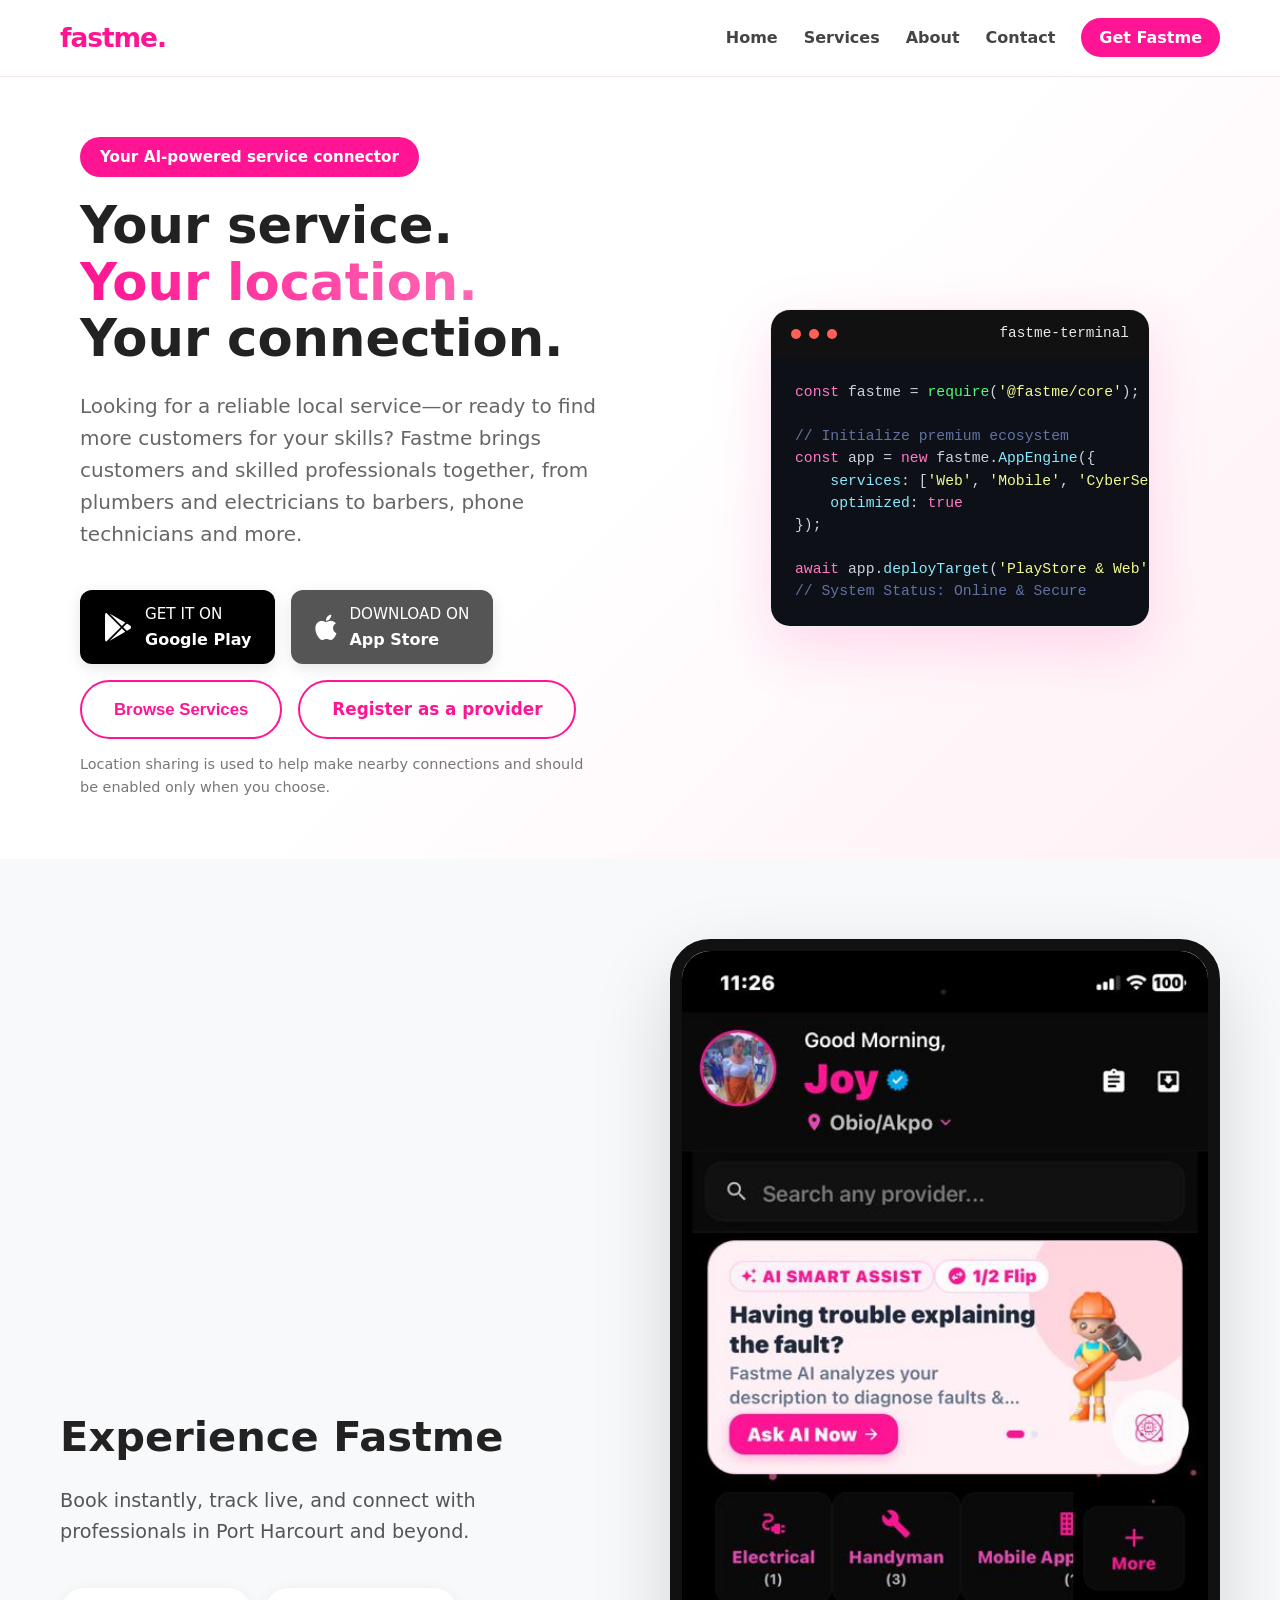
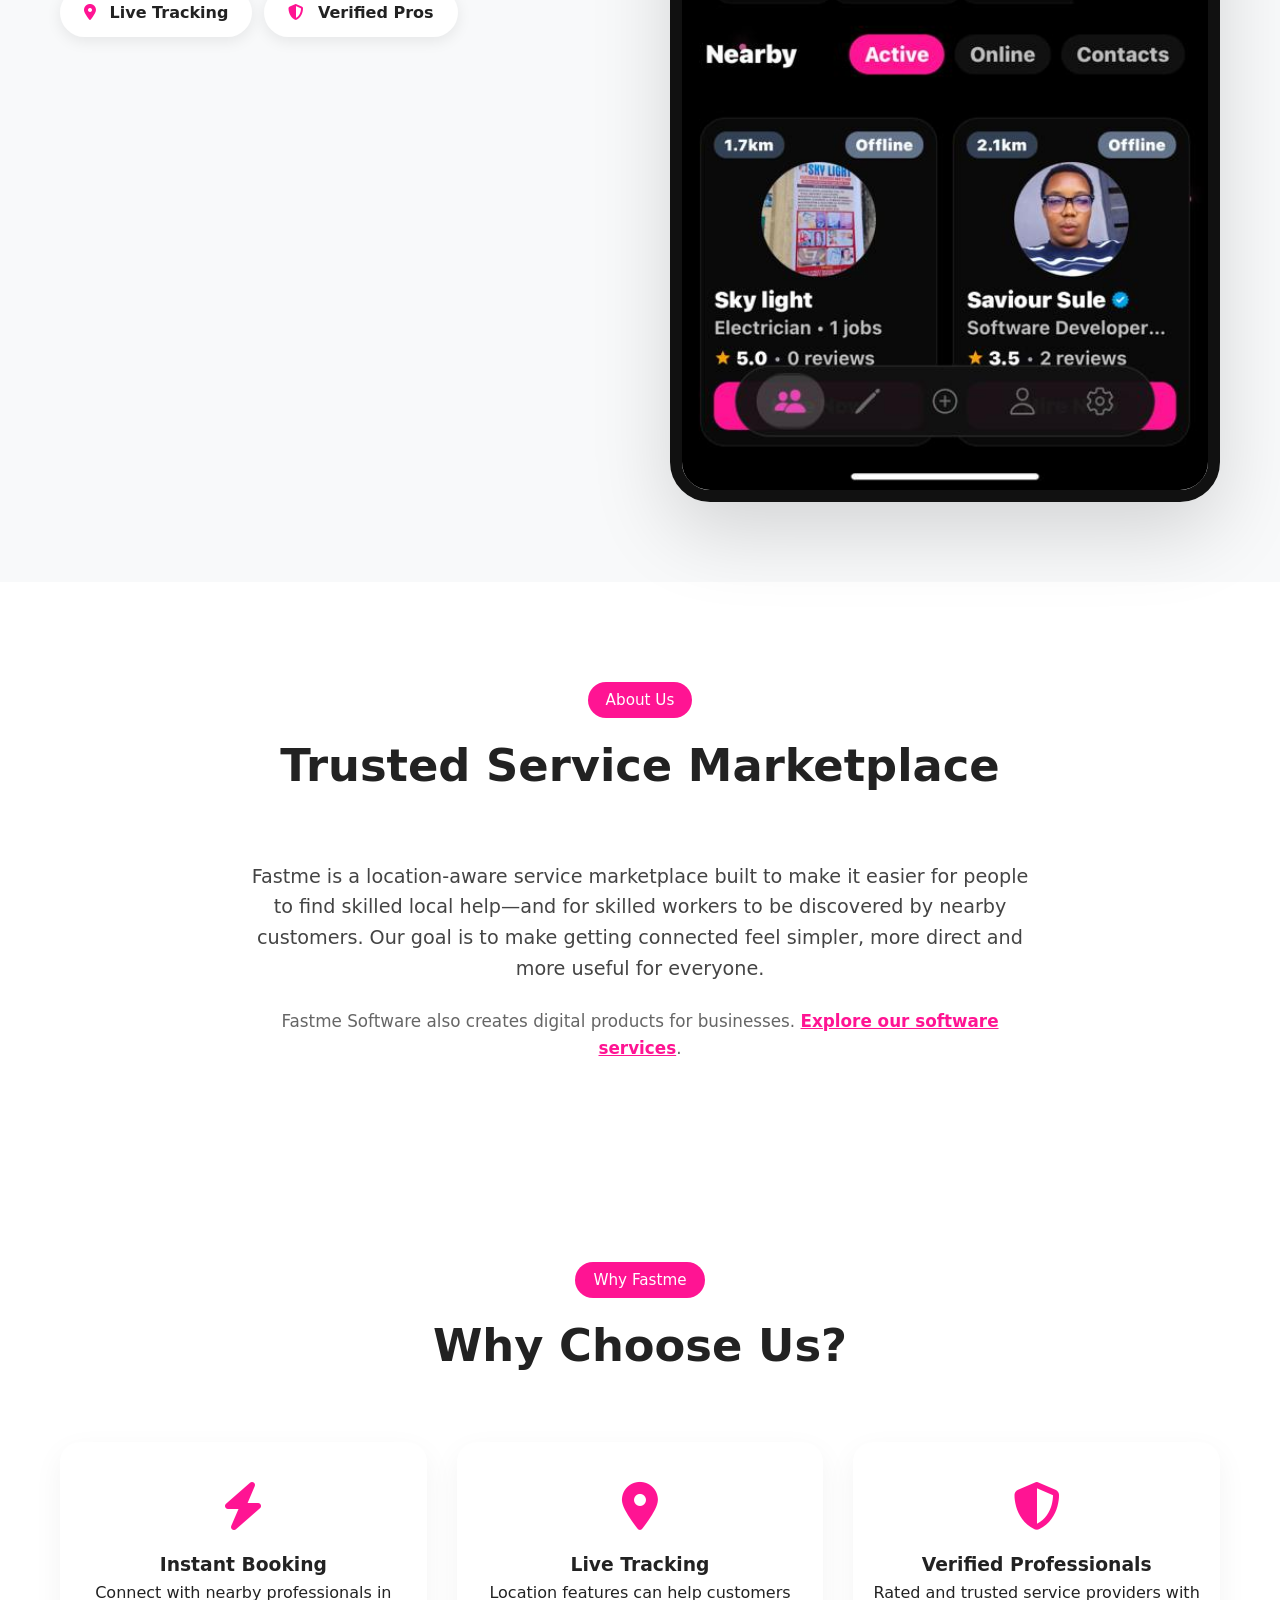
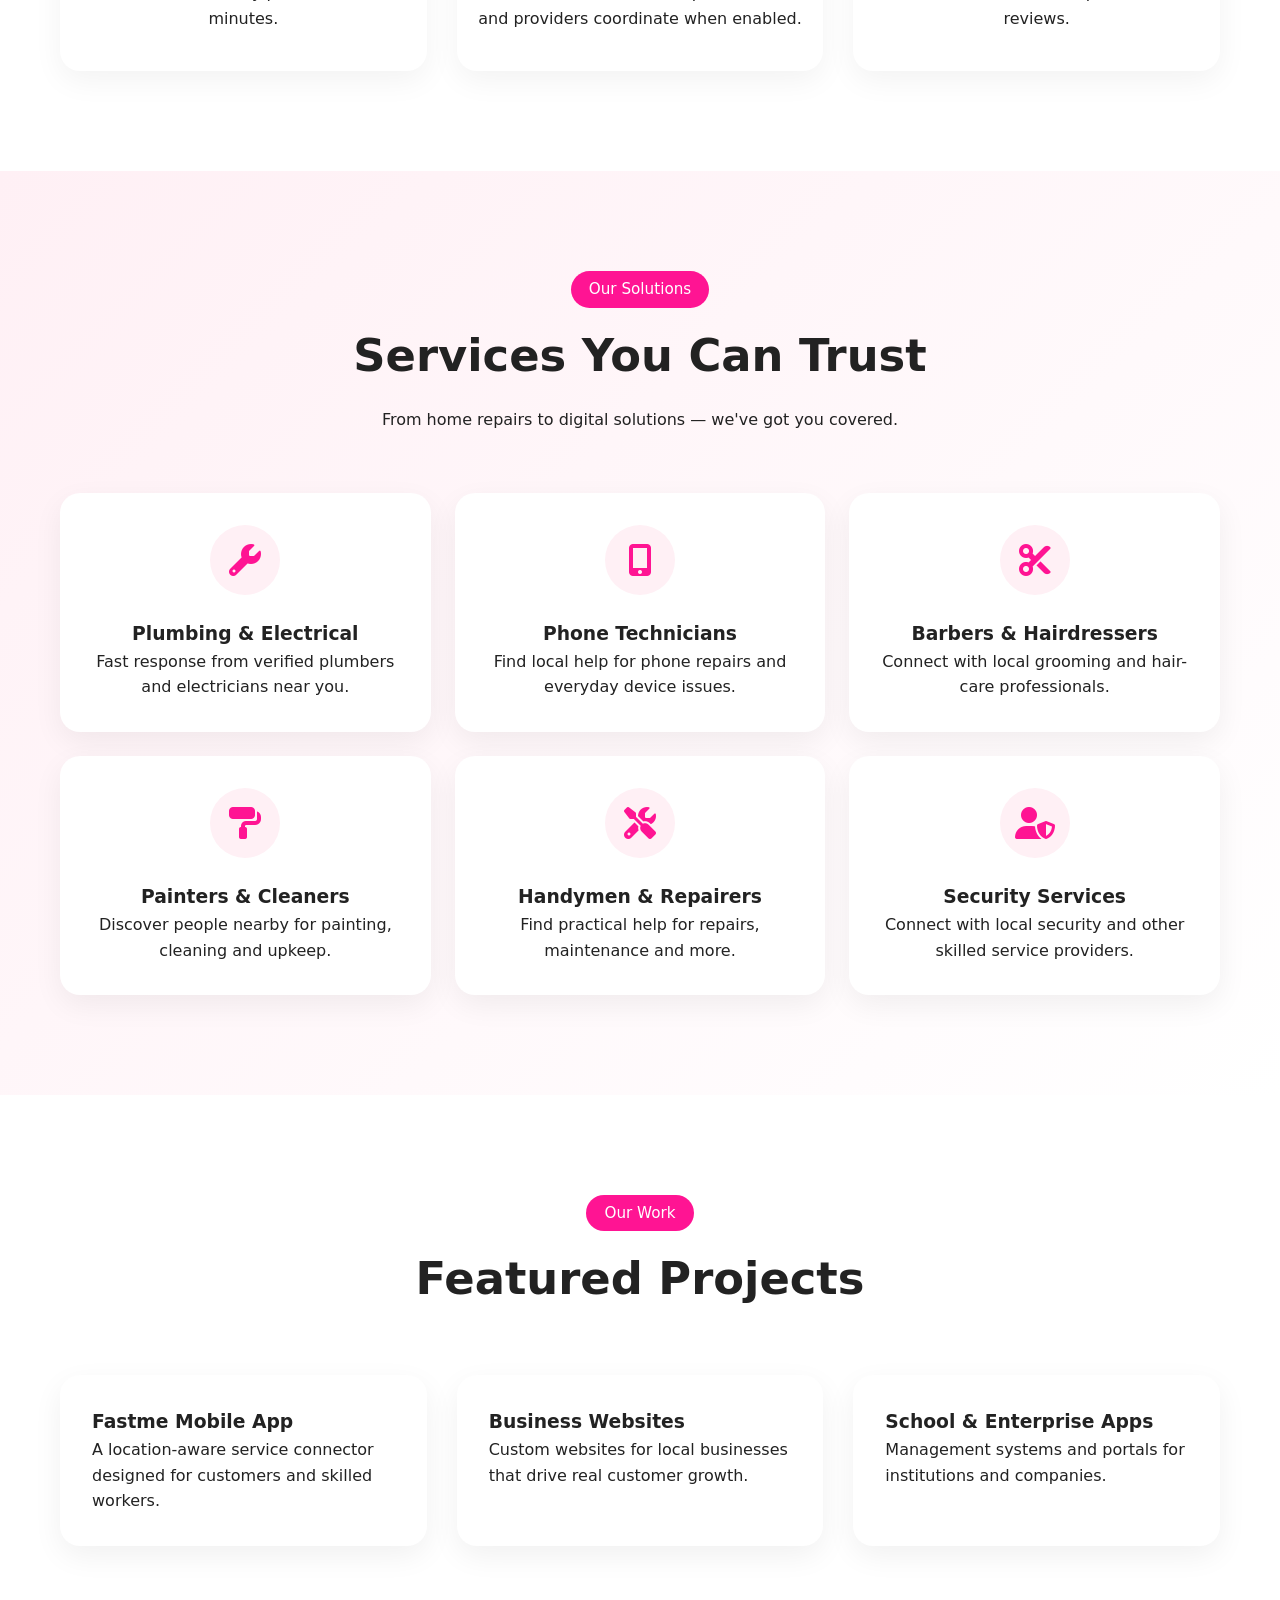
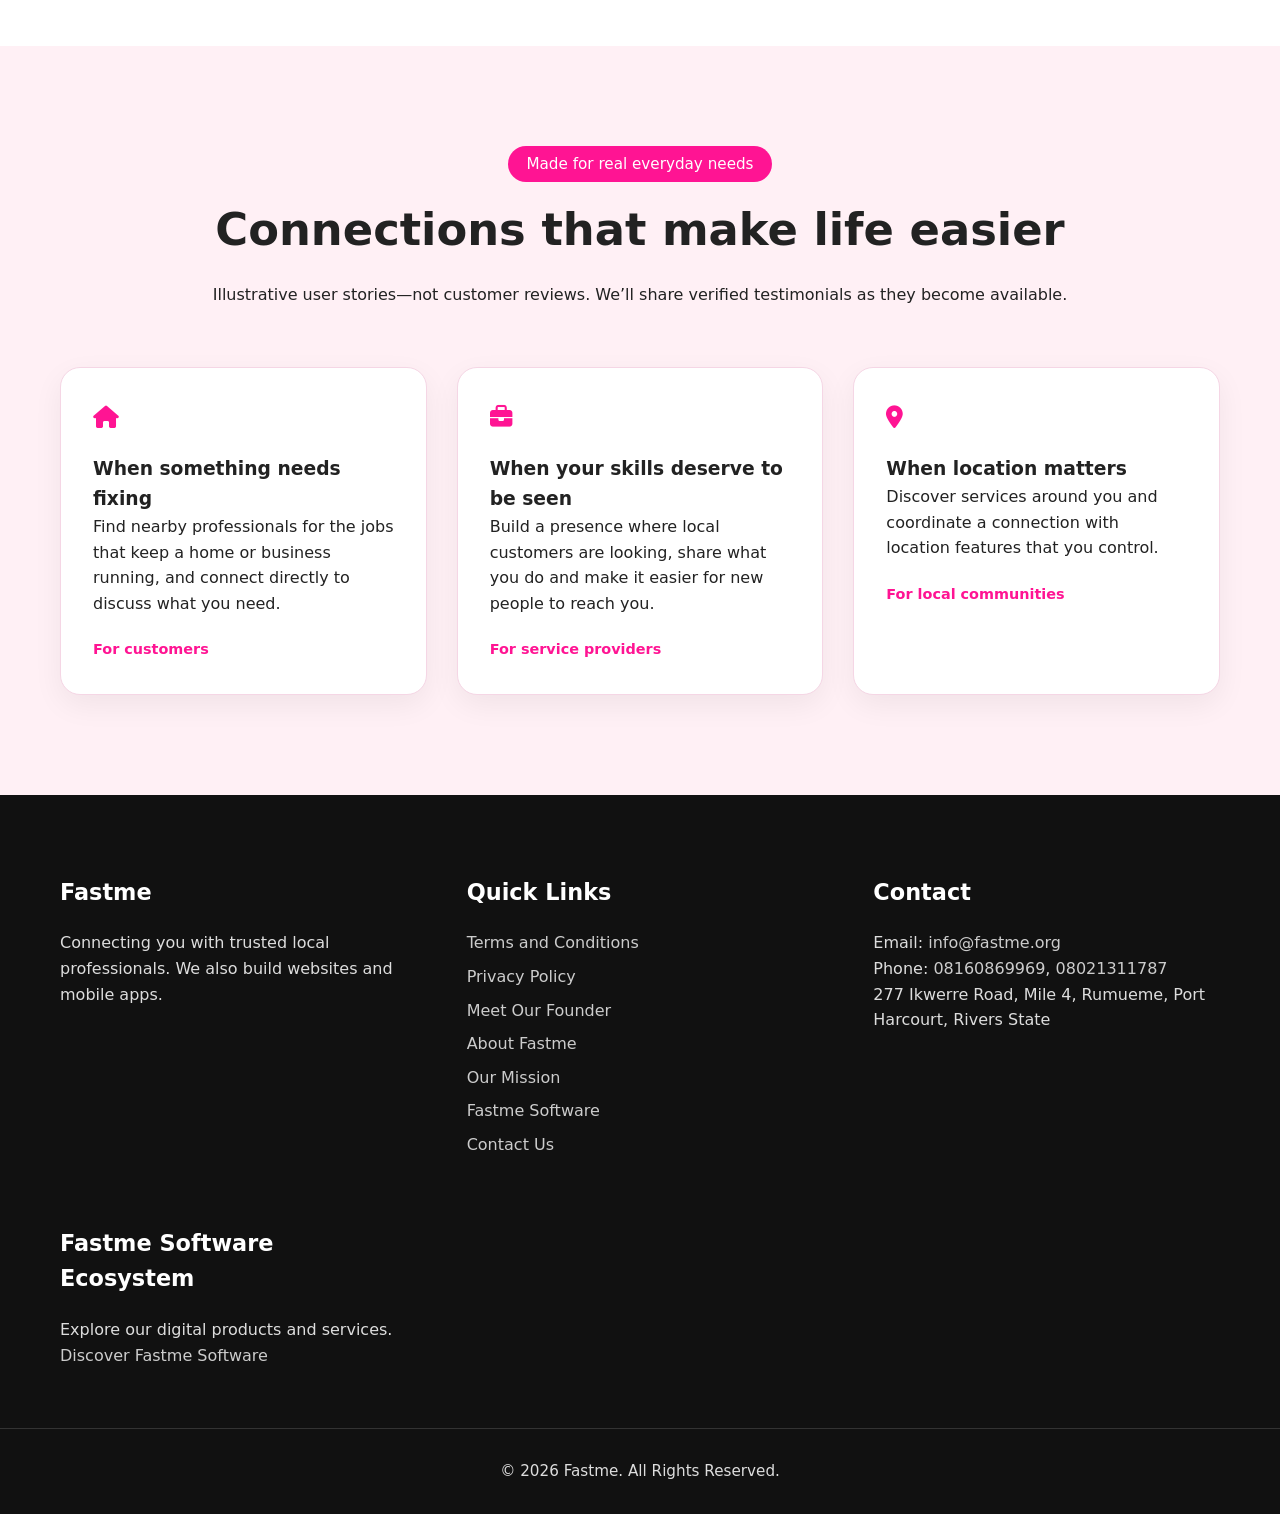
<file: index.html>
<!DOCTYPE html>
<html lang="en">
<head>
    <meta charset="UTF-8">
    <meta name="viewport" content="width=device-width, initial-scale=1.0">
    <title>Fastme - Connect with Trusted Local Professionals</title>
    <link rel="stylesheet" href="https://cdnjs.cloudflare.com/ajax/libs/font-awesome/6.5.0/css/all.min.css">
    <style>
        :root {
            --primary-pink: #FF1493;
            --pink-dark: #E1306C;
            --pink-light: #FFB6C1;
            --accent: #FF69B4;
            --text-dark: #222222;
            --text-light: #666666;
            --bg-light: #F8F9FA;
        }

        * {
            margin: 0;
            padding: 0;
            box-sizing: border-box;
        }

        body {
            font-family: 'Segoe UI', system-ui, -apple-system, sans-serif;
            line-height: 1.6;
            color: var(--text-dark);
            overflow-x: hidden;
        }

        .container {
            max-width: 1200px;
            margin: 0 auto;
            padding: 0 20px;
        }

        /* HERO - IMPROVED RESPONSIVENESS */
        .hero-container {
            display: grid;
            grid-template-columns: 1fr;
            min-height: 100vh;
            background: linear-gradient(135deg, #fff 50%, #FFF0F5 100%);
            align-items: center;
            position: relative;
            overflow: hidden;
            padding: 80px 0;
        }

        @media (min-width: 992px) {
            .hero-container {
                grid-template-columns: 1fr 1fr;
                padding: 0;
            }
        }

        .hero-content {
            padding: 40px 20px;
            z-index: 2;
            text-align: center;
        }

        @media (min-width: 992px) {
            .hero-content {
                padding: 60px 40px 60px 80px;
                text-align: left;
            }
        }

        .badge {
            display: inline-block;
            background: var(--primary-pink);
            color: white;
            padding: 8px 20px;
            border-radius: 50px;
            font-size: 0.95rem;
            font-weight: 600;
            margin-bottom: 20px;
            letter-spacing: 1px;
        }

        h1 {
            font-size: 2.4rem;
            line-height: 1.1;
            margin-bottom: 24px;
            font-weight: 800;
        }

        @media (min-width: 768px) {
            h1 {
                font-size: 2.8rem;
            }
        }

        @media (min-width: 992px) {
            h1 {
                font-size: 3.2rem;
            }
        }

        .gradient-text {
            background: linear-gradient(90deg, var(--primary-pink), var(--accent));
            -webkit-background-clip: text;
            -webkit-text-fill-color: transparent;
        }

        .hero-content p {
            font-size: 1.1rem;
            color: var(--text-light);
            max-width: 520px;
            margin: 0 auto 40px;
        }

        @media (min-width: 992px) {
            .hero-content p {
                font-size: 1.25rem;
                margin-left: 0;
            }
        }

        .cta-group {
            display: flex;
            gap: 16px;
            flex-wrap: wrap;
            justify-content: center;
        }

        @media (min-width: 992px) {
            .cta-group {
                justify-content: flex-start;
            }
        }

        .btn-playstore {
            display: flex;
            align-items: center;
            gap: 12px;
            background: #000;
            color: white;
            padding: 12px 24px;
            border-radius: 12px;
            text-decoration: none;
            transition: all 0.3s ease;
            box-shadow: 0 4px 15px rgba(0, 0, 0, 0.1);
            font-size: 0.95rem;
        }

        .btn-playstore:hover {
            transform: translateY(-3px);
            box-shadow: 0 8px 25px rgba(0, 0, 0, 0.15);
        }

        .icon-play {
            font-size: 1.8rem;
        }

        .play-text strong {
            display: block;
            font-size: 1rem;
        }

        .btn-outline {
            background: transparent;
            color: var(--primary-pink);
            border: 2px solid var(--primary-pink);
            padding: 14px 32px;
            border-radius: 50px;
            font-weight: 600;
            cursor: pointer;
            transition: all 0.3s ease;
            font-size: 1.05rem;
        }

        .btn-outline:hover {
            background: var(--primary-pink);
            color: white;
            transform: translateY(-3px);
        }

        .hero-visual {
            position: relative;
            display: flex;
            align-items: center;
            justify-content: center;
            padding: 20px;
        }

        @media (min-width: 992px) {
            .hero-visual {
                padding: 40px;
            }
        }

        .glow-card {
            background: white;
            border-radius: 20px;
            box-shadow: 0 20px 60px rgba(255, 20, 147, 0.15);
            width: 100%;
            max-width: 380px;
            overflow: hidden;
            border: 1px solid #eee;
        }

        /* Rest of your styles remain the same */
        .card-header {
            background: #111;
            color: white;
            padding: 12px 20px;
            display: flex;
            align-items: center;
            gap: 8px;
            font-family: monospace;
        }

        .dot {
            display: inline-block;
            width: 10px;
            height: 10px;
            background: #FF5F56;
            border-radius: 50%;
        }

        .card-title {
            margin-left: auto;
            font-size: 0.9rem;
            opacity: 0.9;
        }

        .card-body {
            padding: 24px;
            background: #0D1117;
            color: #c9d1d9;
            font-family: 'Courier New', monospace;
            font-size: 0.92rem;
            line-height: 1.5;
            overflow-x: auto;
        }

        .keyword { color: #FF79C6; }
        .function { color: #50FA7B; }
        .string { color: #F1FA8C; }
        .comment { color: #6272A4; }
        .property { color: #8BE9FD; }

        /* App Mockup Section */
        .app-showcase {
            padding: 80px 0;
            background: var(--bg-light);
        }

        .app-showcase .container {
            display: grid;
            grid-template-columns: 1fr;
            gap: 40px;
            align-items: center;
        }

        @media (min-width: 992px) {
            .app-showcase .container {
                grid-template-columns: 1fr 1fr;
                gap: 60px;
            }
        }

        .app-mockup {
            position: relative;
            border-radius: 40px;
            overflow: hidden;
            box-shadow: 0 30px 80px rgba(0, 0, 0, 0.15);
            border: 12px solid #111;
        }

        .app-mockup img {
            width: 100%;
            display: block;
        }

        /* Other sections */
        section {
            padding: 80px 0;
        }

        @media (min-width: 768px) {
            section {
                padding: 100px 0;
            }
        }

        .section-header {
            text-align: center;
            margin-bottom: 60px;
        }

        .section-badge {
            background: var(--primary-pink);
            color: white;
            padding: 6px 18px;
            border-radius: 50px;
            font-size: 0.95rem;
            display: inline-block;
            margin-bottom: 12px;
        }

        h2 {
            font-size: 2.4rem;
            text-align: center;
            margin-bottom: 16px;
            font-weight: 700;
        }

        @media (min-width: 768px) {
            h2 {
                font-size: 2.8rem;
            }
        }

        /* Keep the rest of your existing styles for other sections */
        .why-us { background: white; }
        .reasons {
            display: grid;
            grid-template-columns: repeat(auto-fit, minmax(280px, 1fr));
            gap: 30px;
        }

        .reasons > div {
            text-align: center;
            padding: 40px 20px;
            background: white;
            border-radius: 20px;
            box-shadow: 0 10px 30px rgba(0, 0, 0, 0.05);
            transition: transform 0.3s ease;
        }

        .reasons > div:hover {
            transform: translateY(-10px);
        }

        .reasons i {
            font-size: 3rem;
            color: var(--primary-pink);
            margin-bottom: 20px;
        }

        .services-section {
            background: linear-gradient(135deg, #FFF0F5, #ffffff);
        }

        .service-container {
            display: grid;
            grid-template-columns: repeat(auto-fit, minmax(300px, 1fr));
            gap: 24px;
        }

        .service-card {
            background: white;
            border-radius: 20px;
            padding: 32px 28px;
            text-align: center;
            box-shadow: 0 10px 30px rgba(0, 0, 0, 0.06);
            transition: all 0.3s ease;
        }

        .service-card:hover {
            transform: translateY(-12px);
            box-shadow: 0 20px 50px rgba(255, 20, 147, 0.15);
        }

        .service-icon {
            width: 70px;
            height: 70px;
            background: #FFF0F5;
            border-radius: 50%;
            display: flex;
            align-items: center;
            justify-content: center;
            margin: 0 auto 24px;
            font-size: 2rem;
            color: var(--primary-pink);
        }

        .portfolio-grid, .testimonial-grid {
            display: grid;
            grid-template-columns: repeat(auto-fit, minmax(340px, 1fr));
            gap: 30px;
        }

        .project-card, .testimonial-card {
            background: white;
            padding: 32px;
            border-radius: 20px;
            box-shadow: 0 10px 30px rgba(0, 0, 0, 0.06);
        }

        .footer {
            background: #111;
            color: #ddd;
            padding-top: 80px;
        }

        .footer-content {
            display: grid;
            grid-template-columns: repeat(auto-fit, minmax(250px, 1fr));
            gap: 60px;
            margin-bottom: 60px;
        }

        .footer h3 {
            color: white;
            margin-bottom: 20px;
            font-size: 1.4rem;
        }

        .footer a {
            color: #ccc;
            text-decoration: none;
        }

        .footer a:hover {
            color: var(--primary-pink);
        }

        .footer-bottom {
            border-top: 1px solid #333;
            padding: 30px 0;
            text-align: center;
            font-size: 0.95rem;
        }

        .site-nav {
            background: #fff;
            border-bottom: 1px solid #f1e4eb;
            position: relative;
            z-index: 5;
        }

        .nav-inner {
            max-width: 1200px;
            min-height: 76px;
            margin: 0 auto;
            padding: 12px 20px;
            display: flex;
            align-items: center;
            justify-content: space-between;
            gap: 24px;
        }

        .brand {
            color: var(--primary-pink);
            font-size: 1.65rem;
            font-weight: 800;
            letter-spacing: -1px;
            text-decoration: none;
        }

        .nav-links {
            display: flex;
            align-items: center;
            gap: 26px;
            list-style: none;
        }

        .nav-links a {
            color: #444;
            font-weight: 600;
            text-decoration: none;
        }

        .nav-links a:hover {
            color: var(--primary-pink);
        }

        .nav-cta {
            color: #fff !important;
            background: var(--primary-pink);
            padding: 10px 18px;
            border-radius: 999px;
        }

        .hero-container {
            min-height: 85vh;
        }

        .hero-content .badge {
            letter-spacing: 0;
        }

        .hero-note {
            display: block;
            margin-top: 14px;
            color: #777;
            font-size: 0.9rem;
        }

        .provider-link {
            display: inline-flex;
            align-items: center;
            justify-content: center;
            color: var(--primary-pink);
            text-decoration: none;
        }

        .testimonial-grid {
            grid-template-columns: repeat(auto-fit, minmax(260px, 1fr));
        }

        .testimonial-card {
            border: 1px solid #f5d6e5;
        }

        .testimonial-card .story-icon {
            color: var(--primary-pink);
            font-size: 1.4rem;
            margin-bottom: 18px;
        }

        .testimonial-card .story-role {
            display: block;
            margin-top: 22px;
            color: var(--primary-pink);
            font-size: 0.9rem;
        }

        .footer-content ul {
            list-style: none;
        }

        .footer-content li {
            margin: 8px 0;
        }

        @media (max-width: 720px) {
            .nav-inner {
                flex-direction: column;
                gap: 12px;
            }

            .nav-links {
                justify-content: center;
                flex-wrap: wrap;
                gap: 12px 20px;
            }

            .hero-container {
                min-height: auto;
            }

            .portfolio-grid {
                grid-template-columns: 1fr;
            }
        }
    </style>
</head>
<body>

    <header class="site-nav">
        <nav class="nav-inner" aria-label="Main navigation">
            <a class="brand" href="index.html" aria-label="Fastme home">fastme<span aria-hidden="true">.</span></a>
            <ul class="nav-links">
                <li><a href="index.html">Home</a></li>
                <li><a href="index.html#services">Services</a></li>
                <li><a href="about.html">About</a></li>
                <li><a href="contact.html">Contact</a></li>
                <li><a class="nav-cta" href="https://play.google.com/store/apps/details?id=com.fastme.app" target="_blank" rel="noopener noreferrer">Get Fastme</a></li>
            </ul>
        </nav>
    </header>

    <!-- HERO -->
    <main class="hero-container">
        <div class="hero-content">
            <div class="badge">Your AI-powered service connector</div>
            <h1>Your service.<br><span class="gradient-text">Your location.</span><br>Your connection.</h1>
            <p>Looking for a reliable local service—or ready to find more customers for your skills? Fastme brings customers and skilled professionals together, from plumbers and electricians to barbers, phone technicians and more.</p>
            
            <div class="cta-group">
                <a href="https://play.google.com/store/apps/details?id=com.fastme.app" target="_blank" rel="noopener noreferrer" class="btn-playstore">
                    <i class="fab fa-google-play icon-play"></i>
                    <div class="play-text">
                        <span>GET IT ON</span>
                        <strong>Google Play</strong>
                    </div>
                </a>
                <a href="https://apps.apple.com/app/fastme" target="_blank" rel="noopener noreferrer" class="btn-playstore" style="background: #555;">
                    <i class="fab fa-apple icon-play"></i>
                    <div class="play-text">
                        <span>DOWNLOAD ON</span>
                        <strong>App Store</strong>
                    </div>
                </a>
                <button onclick="document.getElementById('services').scrollIntoView({ behavior: 'smooth' })" class="btn-outline">Browse Services</button>
                <a href="https://play.google.com/store/apps/details?id=com.fastme.app" target="_blank" rel="noopener noreferrer" class="btn-outline provider-link">Register as a provider</a>
            </div>
            <small class="hero-note">Location sharing is used to help make nearby connections and should be enabled only when you choose.</small>
        </div>

        <div class="hero-visual">
            <div class="glow-card" id="interactiveCard">
                <div class="card-header">
                    <span class="dot"></span><span class="dot"></span><span class="dot"></span>
                    <span class="card-title">fastme-terminal</span>
                </div>
                <div class="card-body">
                    <pre><code><span class="keyword">const</span> fastme = <span class="function">require</span>(<span class="string">'@fastme/core'</span>);

<span class="comment">// Initialize premium ecosystem</span>
<span class="keyword">const</span> app = <span class="keyword">new</span> fastme.<span class="property">AppEngine</span>({
    <span class="property">services</span>: [<span class="string">'Web'</span>, <span class="string">'Mobile'</span>, <span class="string">'CyberSec'</span>],
    <span class="property">optimized</span>: <span class="keyword">true</span>
});

<span class="keyword">await</span> app.<span class="property">deployTarget</span>(<span class="string">'PlayStore &amp; Web'</span>);
<span class="comment">// System Status: Online &amp; Secure</span></code></pre>
                </div>
            </div>
        </div>
    </main>

    <!-- APP SHOWCASE -->
    <section class="app-showcase">
        <div class="container">
            <div>
                <h2 style="text-align:left; font-size:2.6rem;">Experience Fastme</h2>
                <p style="font-size:1.2rem; color:#555; max-width:480px;">Book instantly, track live, and connect with professionals in Port Harcourt and beyond.</p>

                <div style="margin-top:40px;">
                    <div style="display:flex; gap:12px; flex-wrap:wrap;">
                        <div style="background:#fff; padding:12px 24px; border-radius:50px; box-shadow:0 4px 15px rgba(0,0,0,0.08); font-weight:600;">
                            <i class="fas fa-map-marker-alt" style="color:var(--primary-pink); margin-right:8px;"></i> Live Tracking
                        </div>
                        <div style="background:#fff; padding:12px 24px; border-radius:50px; box-shadow:0 4px 15px rgba(0,0,0,0.08); font-weight:600;">
                            <i class="fas fa-shield-alt" style="color:var(--primary-pink); margin-right:8px;"></i> Verified Pros
                        </div>
                    </div>
                </div>
            </div>

            <div class="app-mockup">
                <img src="ui.jpeg" alt="A preview of the Fastme mobile app">
            </div>
        </div>
    </section>

    <!-- ABOUT -->
    <section class="about-section" style="background:white;">
        <div class="container">
            <div class="section-header">
                <span class="section-badge">About Us</span>
                <h2>Trusted Service Marketplace</h2>
            </div>
            <p style="max-width:800px; margin:0 auto; text-align:center; font-size:1.2rem; color:#444;">
                Fastme is a location-aware service marketplace built to make it easier for people to find skilled local help—and for skilled workers to be discovered by nearby customers. Our goal is to make getting connected feel simpler, more direct and more useful for everyone.
            </p>
            <p style="max-width:800px; margin:24px auto 0; text-align:center; font-size:1.05rem; color:#666;">
                Fastme Software also creates digital products for businesses. <a href="fastme-software.html" style="color:var(--primary-pink); font-weight:700;">Explore our software services</a>.
            </p>
        </div>
    </section>

    <!-- WHY US -->
    <section class="why-us">
        <div class="container">
            <div class="section-header">
                <span class="section-badge">Why Fastme</span>
                <h2>Why Choose Us?</h2>
            </div>
            <div class="reasons">
                <div>
                    <i class="fas fa-bolt"></i>
                    <h3>Instant Booking</h3>
                    <p>Connect with nearby professionals in minutes.</p>
                </div>
                <div>
                    <i class="fas fa-map-marker-alt"></i>
                    <h3>Live Tracking</h3>
                    <p>Location features can help customers and providers coordinate when enabled.</p>
                </div>
                <div>
                    <i class="fas fa-shield-alt"></i>
                    <h3>Verified Professionals</h3>
                    <p>Rated and trusted service providers with reviews.</p>
                </div>
            </div>
        </div>
    </section>

    <!-- SERVICES -->
    <section id="services" class="services-section">
        <div class="container">
            <div class="section-header">
                <span class="section-badge">Our Solutions</span>
                <h2>Services You Can Trust</h2>
                <p>From home repairs to digital solutions — we've got you covered.</p>
            </div>

            <div class="service-container">
                <div class="service-card">
                    <div class="service-icon"><i class="fas fa-wrench"></i></div>
                    <h3>Plumbing & Electrical</h3>
                    <p>Fast response from verified plumbers and electricians near you.</p>
                </div>

                <div class="service-card">
                    <div class="service-icon"><i class="fas fa-mobile-alt"></i></div>
                    <h3>Phone Technicians</h3>
                    <p>Find local help for phone repairs and everyday device issues.</p>
                </div>

                <div class="service-card">
                    <div class="service-icon"><i class="fas fa-cut"></i></div>
                    <h3>Barbers & Hairdressers</h3>
                    <p>Connect with local grooming and hair-care professionals.</p>
                </div>

                <div class="service-card">
                    <div class="service-icon"><i class="fas fa-paint-roller"></i></div>
                    <h3>Painters & Cleaners</h3>
                    <p>Discover people nearby for painting, cleaning and upkeep.</p>
                </div>

                <div class="service-card">
                    <div class="service-icon"><i class="fas fa-tools"></i></div>
                    <h3>Handymen & Repairers</h3>
                    <p>Find practical help for repairs, maintenance and more.</p>
                </div>

                <div class="service-card">
                    <div class="service-icon"><i class="fas fa-user-shield"></i></div>
                    <h3>Security Services</h3>
                    <p>Connect with local security and other skilled service providers.</p>
                </div>
            </div>
        </div>
    </section>

    <!-- PORTFOLIO -->
    <section class="portfolio" style="background:#fff;">
        <div class="container">
            <div class="section-header">
                <span class="section-badge">Our Work</span>
                <h2>Featured Projects</h2>
            </div>
            <div class="portfolio-grid">
                <div class="project-card">
                    <h3>Fastme Mobile App</h3>
                    <p>A location-aware service connector designed for customers and skilled workers.</p>
                </div>
                <div class="project-card">
                    <h3>Business Websites</h3>
                    <p>Custom websites for local businesses that drive real customer growth.</p>
                </div>
                <div class="project-card">
                    <h3>School & Enterprise Apps</h3>
                    <p>Management systems and portals for institutions and companies.</p>
                </div>
            </div>
        </div>
    </section>

    <!-- TESTIMONIALS -->
    <section class="testimonials" style="background: #FFF0F5;">
        <div class="container">
            <div class="section-header">
                <span class="section-badge">Made for real everyday needs</span>
                <h2>Connections that make life easier</h2>
                <p>Illustrative user stories—not customer reviews. We’ll share verified testimonials as they become available.</p>
            </div>
            <div class="testimonial-grid">
                <div class="testimonial-card">
                    <div class="story-icon"><i class="fas fa-house"></i></div>
                    <h3>When something needs fixing</h3>
                    <p>Find nearby professionals for the jobs that keep a home or business running, and connect directly to discuss what you need.</p>
                    <strong class="story-role">For customers</strong>
                </div>
                <div class="testimonial-card">
                    <div class="story-icon"><i class="fas fa-briefcase"></i></div>
                    <h3>When your skills deserve to be seen</h3>
                    <p>Build a presence where local customers are looking, share what you do and make it easier for new people to reach you.</p>
                    <strong class="story-role">For service providers</strong>
                </div>
                <div class="testimonial-card">
                    <div class="story-icon"><i class="fas fa-location-dot"></i></div>
                    <h3>When location matters</h3>
                    <p>Discover services around you and coordinate a connection with location features that you control.</p>
                    <strong class="story-role">For local communities</strong>
                </div>
            </div>
        </div>
    </section>

    <!-- FOOTER -->
    <footer class="footer">
        <div class="footer-content container">
            <div>
                <h3>Fastme</h3>
                <p>Connecting you with trusted local professionals. We also build websites and mobile apps.</p>
            </div>

            <div>
                <h3>Quick Links</h3>
                <ul style="list-style:none;">
                    <li><a href="terms.html">Terms and Conditions</a></li>
                    <li><a href="policy.html">Privacy Policy</a></li>
                    <li><a href="director.html">Meet Our Founder</a></li>
                    <li><a href="about.html">About Fastme</a></li>
                    <li><a href="mission.html">Our Mission</a></li>
                    <li><a href="fastme-software.html">Fastme Software</a></li>
                    <li><a href="contact.html">Contact Us</a></li>
                </ul>
            </div>

            <div>
                <h3>Contact</h3>
                <p>Email: <a href="mailto:info@fastme.org">info@fastme.org</a></p>
                <p>Phone: <a href="tel:+2348160869969">08160869969</a>, <a href="tel:+2348021311787">08021311787</a></p>
                <p>277 Ikwerre Road, Mile 4, Rumueme, Port Harcourt, Rivers State</p>
            </div>
             <div>
                <h3>Fastme Software Ecosystem</h3>
                 <p>Explore our digital products and services.</p>
                 <p><a href="fastme-software.html">Discover Fastme Software</a></p>
             </div>
        </div>

        <div class="footer-bottom">
            <p>© 2026 Fastme. All Rights Reserved.</p>
        </div>
    </footer>

    <script>
        document.addEventListener('DOMContentLoaded', () => {
            const card = document.getElementById('interactiveCard');
            if (card) {
                card.addEventListener('mousemove', (e) => {
                    const rect = card.getBoundingClientRect();
                    const x = e.clientX - rect.left;
                    const y = e.clientY - rect.top;
                    card.style.transform = `perspective(1000px) rotateX(${(y - rect.height/2) / 15}deg) rotateY(${(rect.width/2 - x) / 15}deg)`;
                });

                card.addEventListener('mouseleave', () => {
                    card.style.transform = 'perspective(1000px) rotateX(0) rotateY(0)';
                });
            }
        });
    </script>
</body>
</html>
</file>
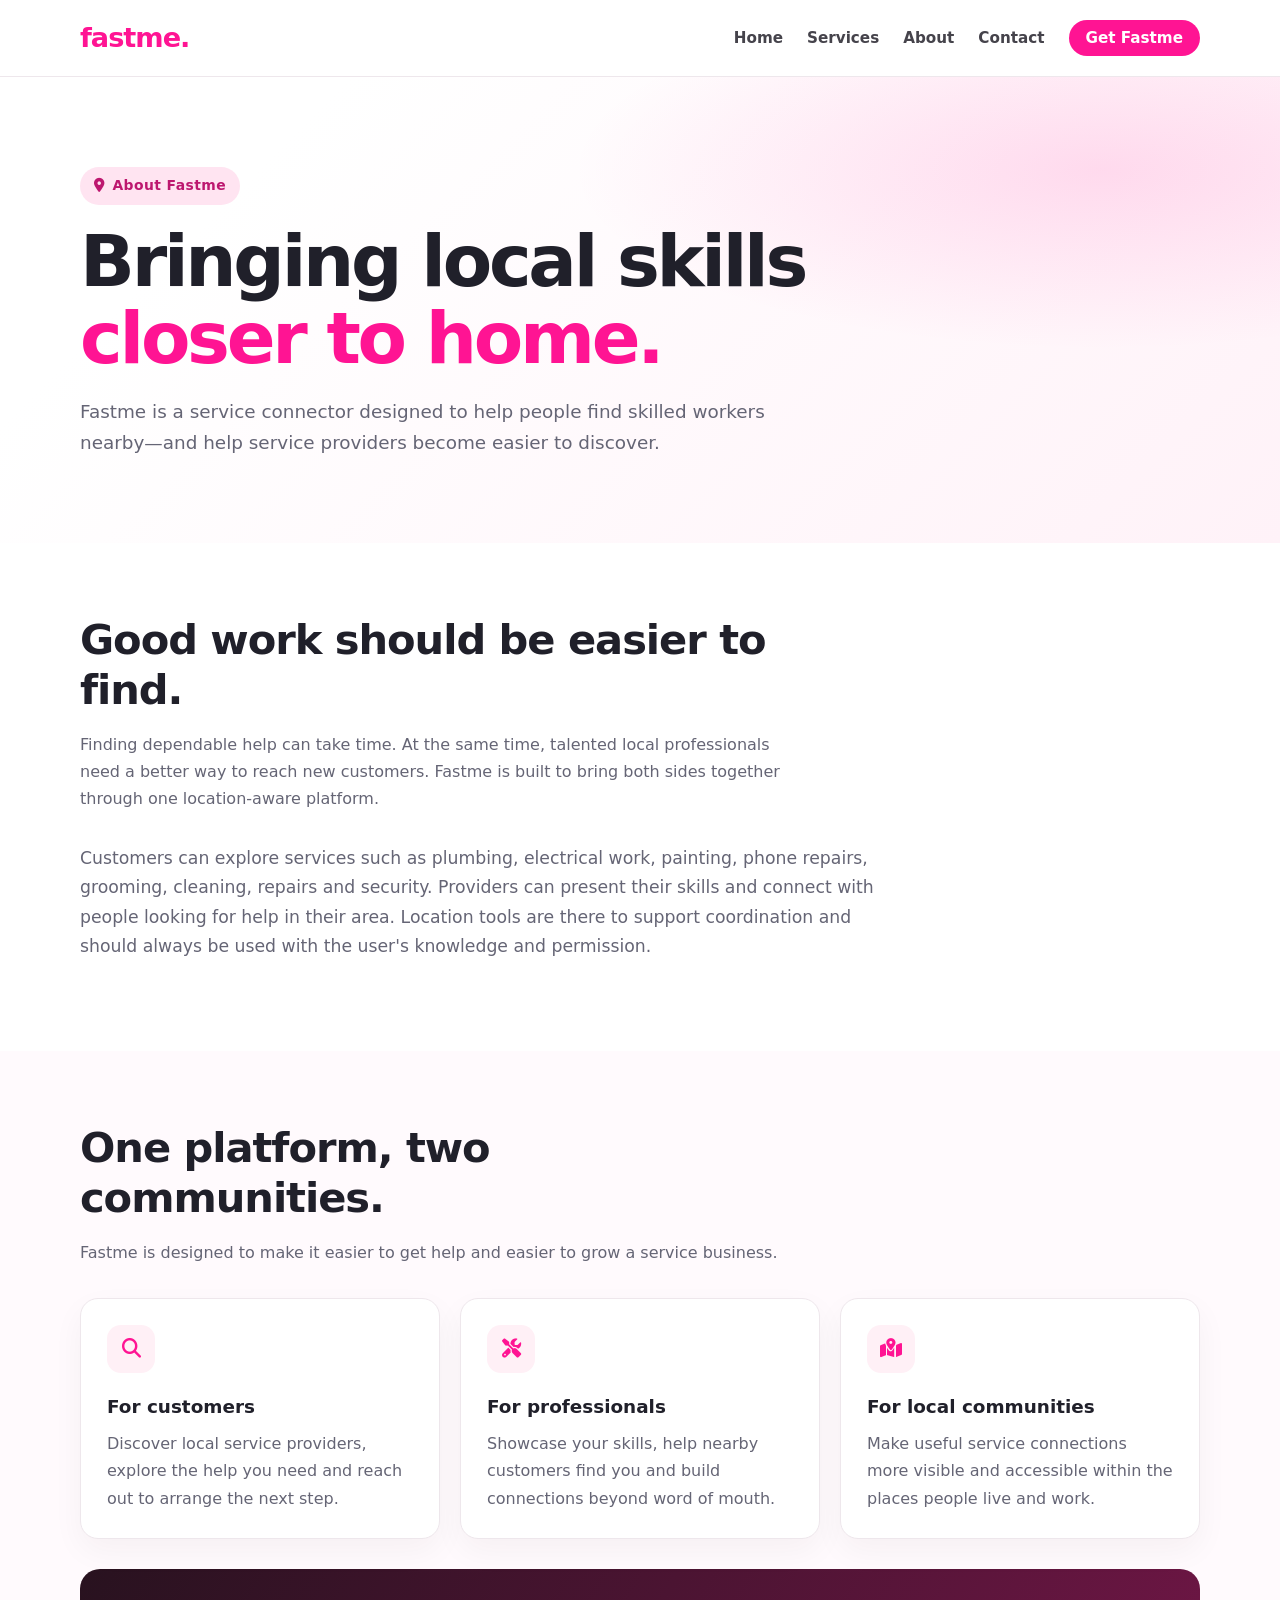
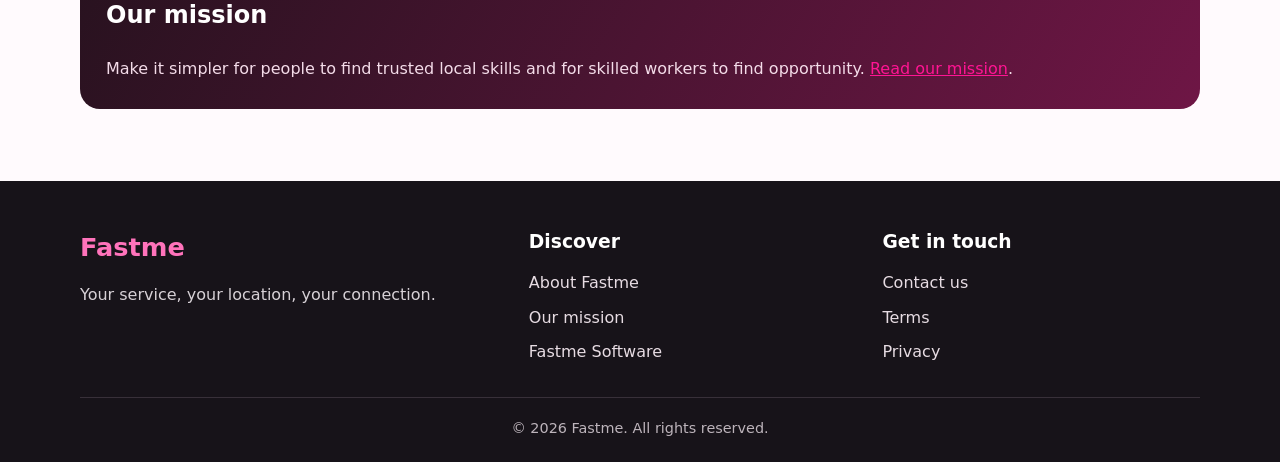
<file: about.html>
<!DOCTYPE html>
<html lang="en">
<head>
    <meta charset="UTF-8">
    <meta name="viewport" content="width=device-width, initial-scale=1.0">
    <meta name="description" content="Learn about Fastme, a local service connector helping customers and skilled professionals find one another.">
    <title>About Fastme | Local services, closer together</title>
    <link rel="stylesheet" href="https://cdnjs.cloudflare.com/ajax/libs/font-awesome/6.5.0/css/all.min.css">
    <link rel="stylesheet" href="pages.css">
</head>
<body>
    <header class="site-header">
        <nav class="site-nav page-container" aria-label="Main navigation">
            <a class="site-brand" href="index.html">fastme.</a>
            <ul class="site-links">
                <li><a href="index.html">Home</a></li>
                <li><a href="index.html#services">Services</a></li>
                <li><a href="about.html" aria-current="page">About</a></li>
                <li><a href="contact.html">Contact</a></li>
                <li><a class="site-cta" href="https://play.google.com/store/apps/details?id=com.fastme.app" target="_blank" rel="noopener noreferrer">Get Fastme</a></li>
            </ul>
        </nav>
    </header>
    <main>
        <section class="page-hero">
            <div class="page-container">
                <span class="eyebrow"><i class="fa-solid fa-location-dot"></i> About Fastme</span>
                <h1>Bringing local skills <span>closer to home.</span></h1>
                <p>Fastme is a service connector designed to help people find skilled workers nearby—and help service providers become easier to discover.</p>
            </div>
        </section>
        <section class="page-section page-section-white">
            <div class="page-container">
                <div class="section-heading">
                    <h2>Good work should be easier to find.</h2>
                    <p>Finding dependable help can take time. At the same time, talented local professionals need a better way to reach new customers. Fastme is built to bring both sides together through one location-aware platform.</p>
                </div>
                <p class="page-copy">Customers can explore services such as plumbing, electrical work, painting, phone repairs, grooming, cleaning, repairs and security. Providers can present their skills and connect with people looking for help in their area. Location tools are there to support coordination and should always be used with the user's knowledge and permission.</p>
            </div>
        </section>
        <section class="page-section">
            <div class="page-container">
                <div class="section-heading">
                    <h2>One platform, two communities.</h2>
                    <p>Fastme is designed to make it easier to get help and easier to grow a service business.</p>
                </div>
                <div class="card-grid">
                    <article class="info-card">
                        <div class="card-icon"><i class="fa-solid fa-magnifying-glass"></i></div>
                        <h3>For customers</h3>
                        <p>Discover local service providers, explore the help you need and reach out to arrange the next step.</p>
                    </article>
                    <article class="info-card">
                        <div class="card-icon"><i class="fa-solid fa-screwdriver-wrench"></i></div>
                        <h3>For professionals</h3>
                        <p>Showcase your skills, help nearby customers find you and build connections beyond word of mouth.</p>
                    </article>
                    <article class="info-card">
                        <div class="card-icon"><i class="fa-solid fa-map-location-dot"></i></div>
                        <h3>For local communities</h3>
                        <p>Make useful service connections more visible and accessible within the places people live and work.</p>
                    </article>
                </div>
                <div class="callout">
                    <h2>Our mission</h2>
                    <p>Make it simpler for people to find trusted local skills and for skilled workers to find opportunity. <a href="mission.html">Read our mission</a>.</p>
                </div>
            </div>
        </section>
    </main>
    <footer class="page-footer">
        <div class="page-container">
            <div class="footer-grid">
                <div><h2>Fastme</h2><p>Your service, your location, your connection.</p></div>
                <div><h3>Discover</h3><ul><li><a href="about.html">About Fastme</a></li><li><a href="mission.html">Our mission</a></li><li><a href="fastme-software.html">Fastme Software</a></li></ul></div>
                <div><h3>Get in touch</h3><ul><li><a href="contact.html">Contact us</a></li><li><a href="terms.html">Terms</a></li><li><a href="policy.html">Privacy</a></li></ul></div>
            </div>
            <div class="footer-legal">© 2026 Fastme. All rights reserved.</div>
        </div>
    </footer>
</body>
</html>
</file>
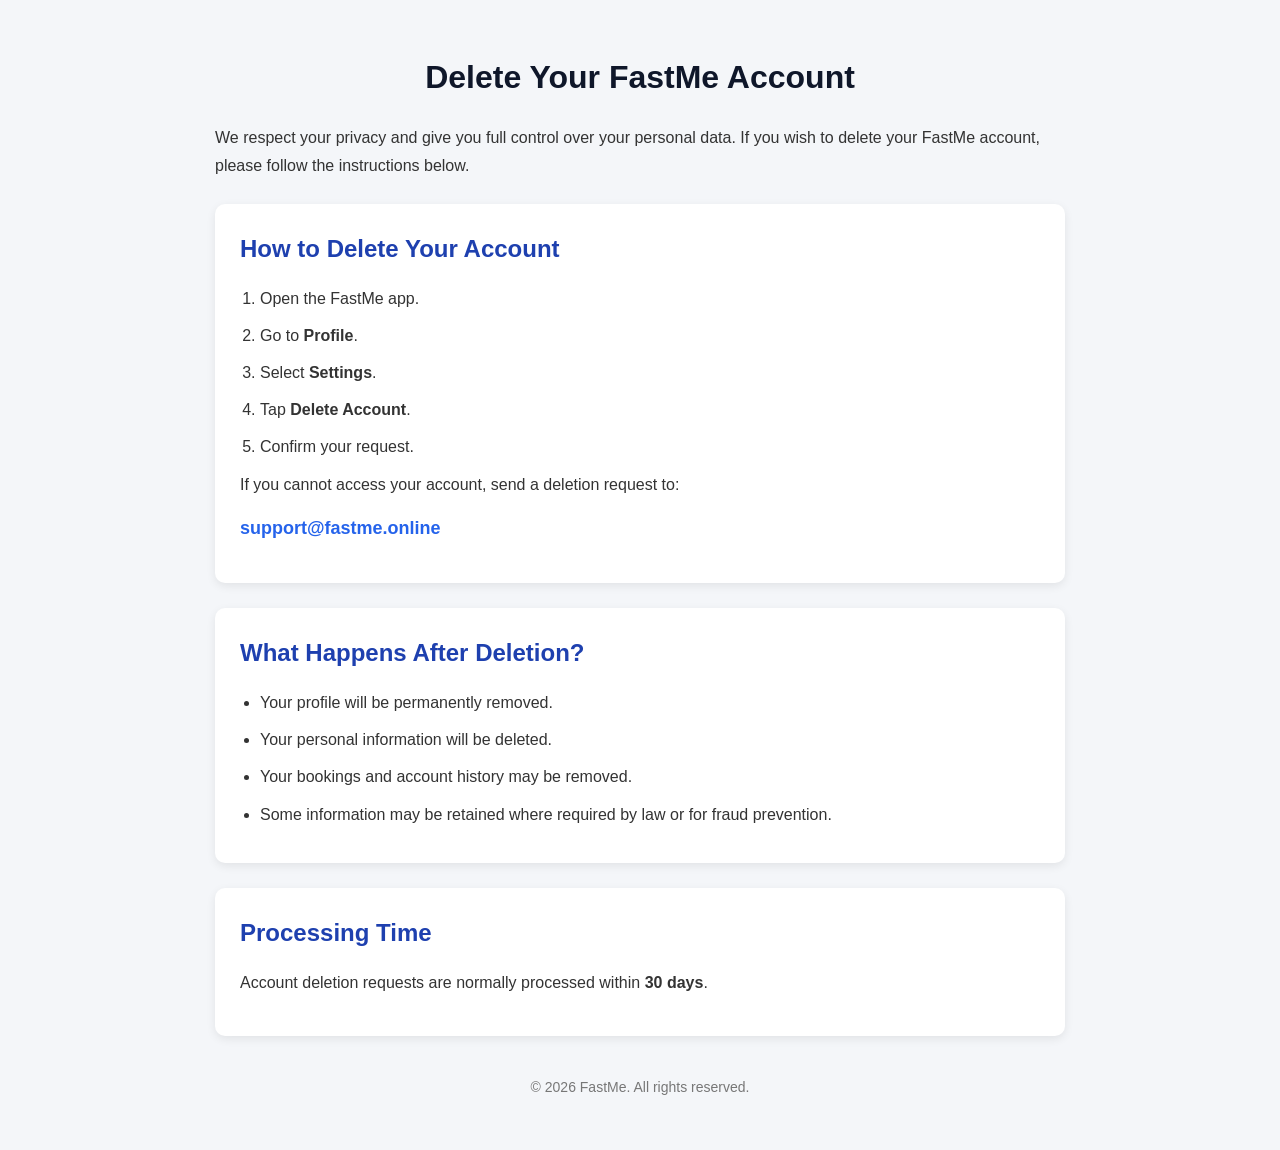
<file: account-deletion.html>
<!DOCTYPE html>
<html lang="en">
<head>
    <meta charset="UTF-8">
    <meta name="viewport" content="width=device-width, initial-scale=1.0">
    <title>Delete Account - FastMe</title>
    <link rel="stylesheet" href="delete.css">
</head>
<body>

<div class="container">
    <h1>Delete Your FastMe Account</h1>

    <p>
        We respect your privacy and give you full control over your personal data.
        If you wish to delete your FastMe account, please follow the instructions below.
    </p>

    <div class="card">
        <h2>How to Delete Your Account</h2>

        <ol>
            <li>Open the FastMe app.</li>
            <li>Go to <strong>Profile</strong>.</li>
            <li>Select <strong>Settings</strong>.</li>
            <li>Tap <strong>Delete Account</strong>.</li>
            <li>Confirm your request.</li>
        </ol>

        <p>
            If you cannot access your account, send a deletion request to:
        </p>

        <p class="email">
            <a href="mailto:support@fastme.online">support@fastme.online</a>
        </p>
    </div>

    <div class="card">
        <h2>What Happens After Deletion?</h2>

        <ul>
            <li>Your profile will be permanently removed.</li>
            <li>Your personal information will be deleted.</li>
            <li>Your bookings and account history may be removed.</li>
            <li>Some information may be retained where required by law or for fraud prevention.</li>
        </ul>
    </div>

    <div class="card">
        <h2>Processing Time</h2>

        <p>
            Account deletion requests are normally processed within
            <strong>30 days</strong>.
        </p>
    </div>

    <footer>
        © 2026 FastMe. All rights reserved.
    </footer>
</div>

</body>
</html>
</file>
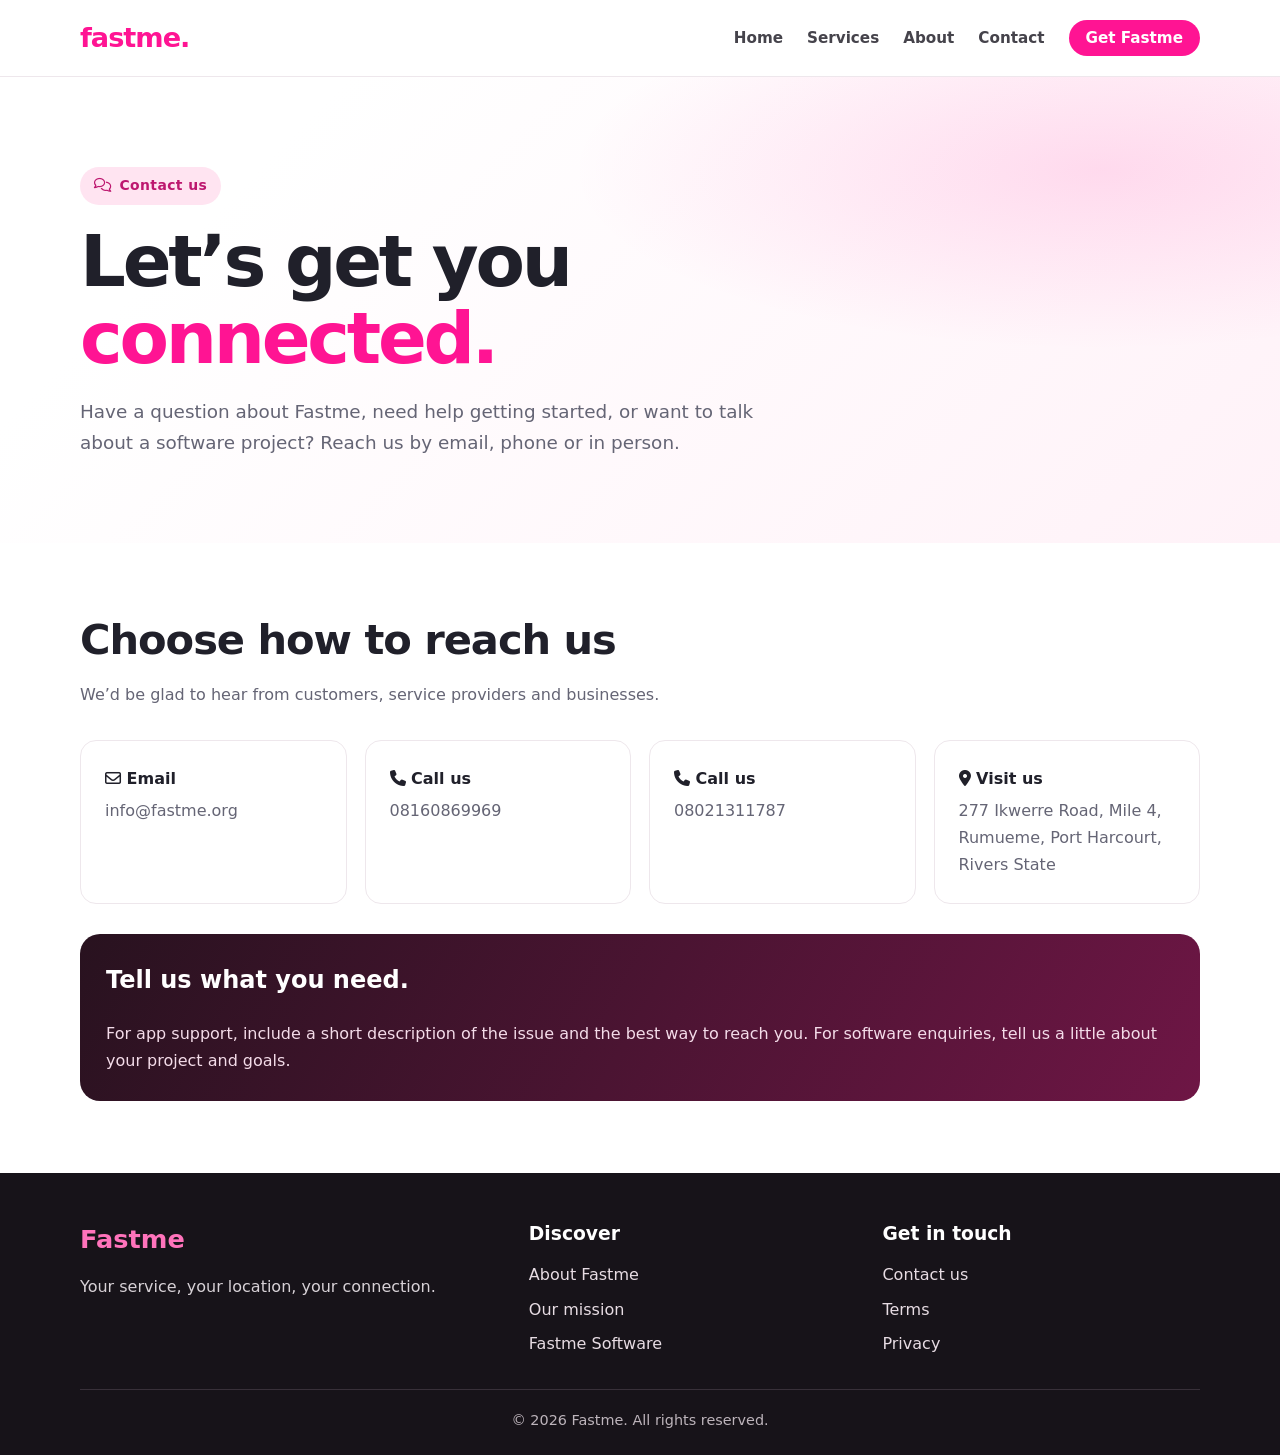
<file: contact.html>
<!DOCTYPE html>
<html lang="en">
<head>
    <meta charset="UTF-8">
    <meta name="viewport" content="width=device-width, initial-scale=1.0">
    <meta name="description" content="Contact Fastme for service marketplace support, business software enquiries and general questions.">
    <title>Contact Fastme | We’re here to help</title>
    <link rel="stylesheet" href="https://cdnjs.cloudflare.com/ajax/libs/font-awesome/6.5.0/css/all.min.css">
    <link rel="stylesheet" href="pages.css">
</head>
<body>
    <header class="site-header">
        <nav class="site-nav page-container" aria-label="Main navigation">
            <a class="site-brand" href="index.html">fastme.</a>
            <ul class="site-links">
                <li><a href="index.html">Home</a></li>
                <li><a href="index.html#services">Services</a></li>
                <li><a href="about.html">About</a></li>
                <li><a href="contact.html" aria-current="page">Contact</a></li>
                <li><a class="site-cta" href="https://play.google.com/store/apps/details?id=com.fastme.app" target="_blank" rel="noopener noreferrer">Get Fastme</a></li>
            </ul>
        </nav>
    </header>
    <main>
        <section class="page-hero">
            <div class="page-container">
                <span class="eyebrow"><i class="fa-regular fa-comments"></i> Contact us</span>
                <h1>Let’s get you <span>connected.</span></h1>
                <p>Have a question about Fastme, need help getting started, or want to talk about a software project? Reach us by email, phone or in person.</p>
            </div>
        </section>
        <section class="page-section page-section-white">
            <div class="page-container">
                <div class="section-heading">
                    <h2>Choose how to reach us</h2>
                    <p>We’d be glad to hear from customers, service providers and businesses.</p>
                </div>
                <div class="contact-grid">
                    <a class="contact-card" href="mailto:info@fastme.org">
                        <strong><i class="fa-regular fa-envelope"></i> Email</strong>
                        <span>info@fastme.org</span>
                    </a>
                    <a class="contact-card" href="tel:+2348160869969">
                        <strong><i class="fa-solid fa-phone"></i> Call us</strong>
                        <span>08160869969</span>
                    </a>
                    <a class="contact-card" href="tel:+2348021311787">
                        <strong><i class="fa-solid fa-phone"></i> Call us</strong>
                        <span>08021311787</span>
                    </a>
                    <a class="contact-card" href="https://www.google.com/maps/search/?api=1&amp;query=277+Ikwerre+Road%2C+Mile+4%2C+Rumueme%2C+Port+Harcourt%2C+Rivers+State" target="_blank" rel="noopener noreferrer">
                        <strong><i class="fa-solid fa-location-dot"></i> Visit us</strong>
                        <span>277 Ikwerre Road, Mile 4, Rumueme, Port Harcourt, Rivers State</span>
                    </a>
                </div>
                <div class="callout">
                    <h2>Tell us what you need.</h2>
                    <p>For app support, include a short description of the issue and the best way to reach you. For software enquiries, tell us a little about your project and goals.</p>
                </div>
            </div>
        </section>
    </main>
    <footer class="page-footer">
        <div class="page-container">
            <div class="footer-grid">
                <div><h2>Fastme</h2><p>Your service, your location, your connection.</p></div>
                <div><h3>Discover</h3><ul><li><a href="about.html">About Fastme</a></li><li><a href="mission.html">Our mission</a></li><li><a href="fastme-software.html">Fastme Software</a></li></ul></div>
                <div><h3>Get in touch</h3><ul><li><a href="contact.html">Contact us</a></li><li><a href="terms.html">Terms</a></li><li><a href="policy.html">Privacy</a></li></ul></div>
            </div>
            <div class="footer-legal">© 2026 Fastme. All rights reserved.</div>
        </div>
    </footer>
</body>
</html>
</file>
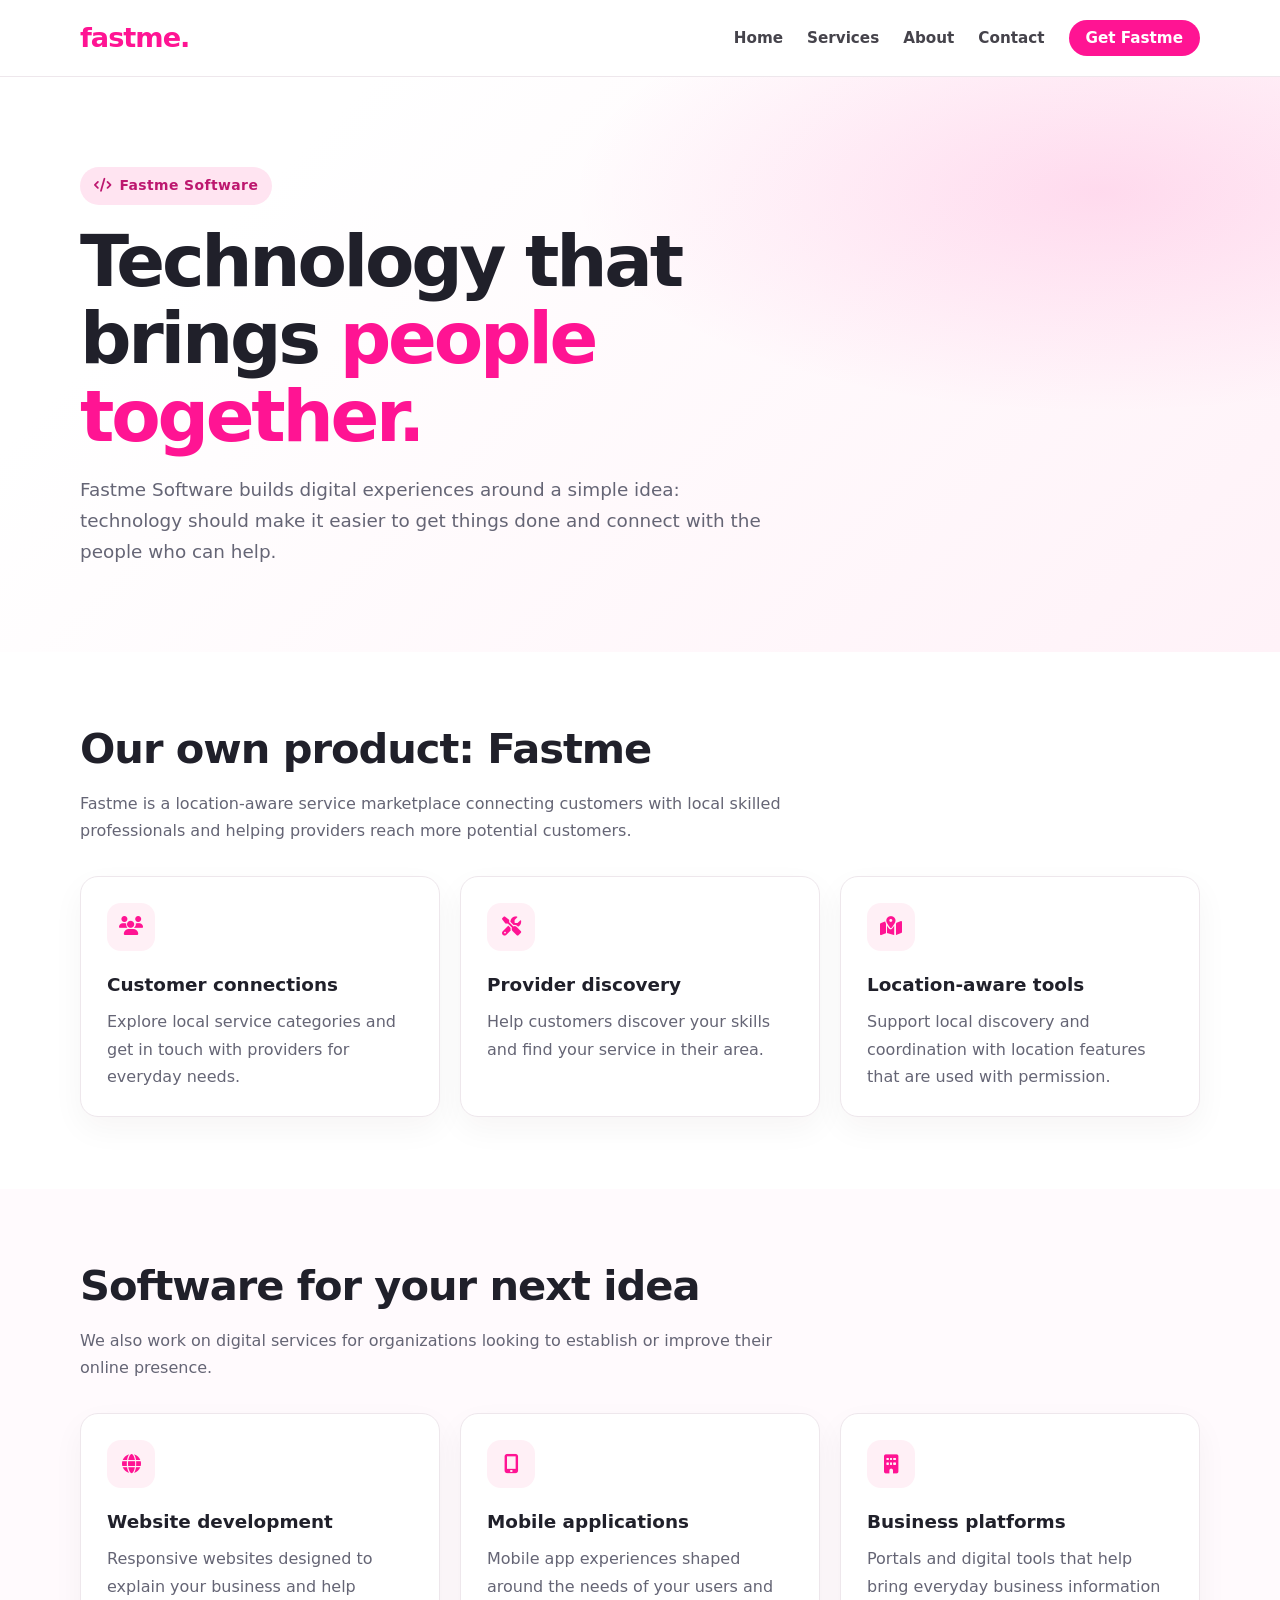
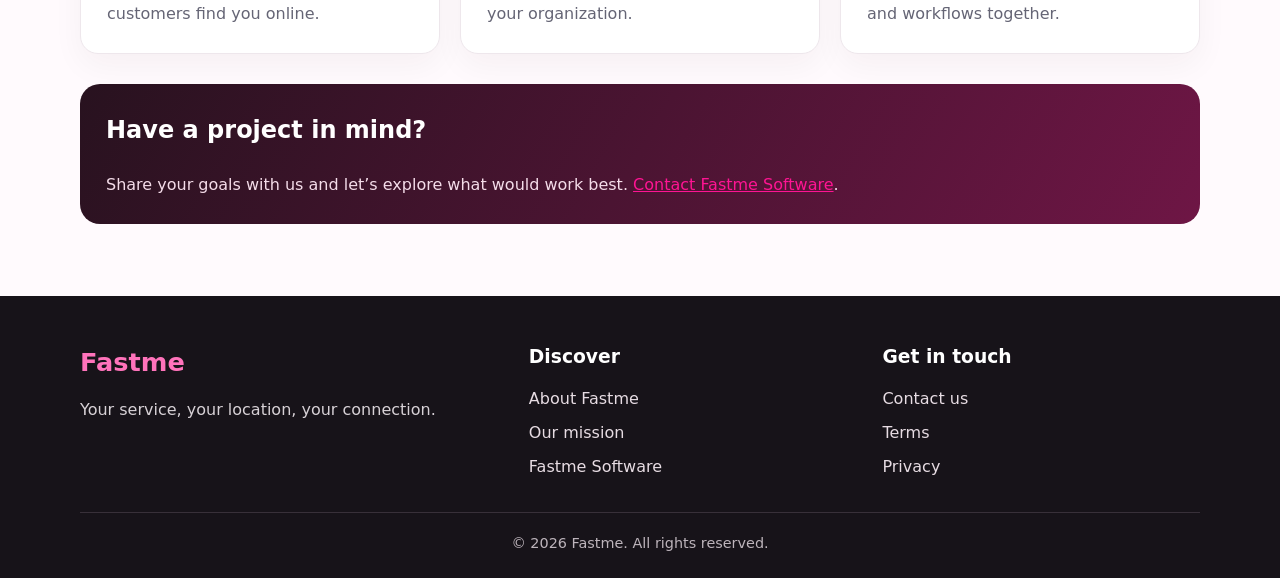
<file: fastme-software.html>
<!DOCTYPE html>
<html lang="en">
<head>
    <meta charset="UTF-8">
    <meta name="viewport" content="width=device-width, initial-scale=1.0">
    <meta name="description" content="Explore Fastme Software, the service marketplace and digital solutions from Fastme.">
    <title>Fastme Software | Digital products and local connections</title>
    <link rel="stylesheet" href="https://cdnjs.cloudflare.com/ajax/libs/font-awesome/6.5.0/css/all.min.css">
    <link rel="stylesheet" href="pages.css">
</head>
<body>
    <header class="site-header">
        <nav class="site-nav page-container" aria-label="Main navigation">
            <a class="site-brand" href="index.html">fastme.</a>
            <ul class="site-links">
                <li><a href="index.html">Home</a></li>
                <li><a href="index.html#services">Services</a></li>
                <li><a href="about.html">About</a></li>
                <li><a href="contact.html">Contact</a></li>
                <li><a class="site-cta" href="https://play.google.com/store/apps/details?id=com.fastme.app" target="_blank" rel="noopener noreferrer">Get Fastme</a></li>
            </ul>
        </nav>
    </header>
    <main>
        <section class="page-hero">
            <div class="page-container">
                <span class="eyebrow"><i class="fa-solid fa-code"></i> Fastme Software</span>
                <h1>Technology that brings <span>people together.</span></h1>
                <p>Fastme Software builds digital experiences around a simple idea: technology should make it easier to get things done and connect with the people who can help.</p>
            </div>
        </section>
        <section class="page-section page-section-white">
            <div class="page-container">
                <div class="section-heading">
                    <h2>Our own product: Fastme</h2>
                    <p>Fastme is a location-aware service marketplace connecting customers with local skilled professionals and helping providers reach more potential customers.</p>
                </div>
                <div class="card-grid">
                    <article class="info-card">
                        <div class="card-icon"><i class="fa-solid fa-users"></i></div>
                        <h3>Customer connections</h3>
                        <p>Explore local service categories and get in touch with providers for everyday needs.</p>
                    </article>
                    <article class="info-card">
                        <div class="card-icon"><i class="fa-solid fa-screwdriver-wrench"></i></div>
                        <h3>Provider discovery</h3>
                        <p>Help customers discover your skills and find your service in their area.</p>
                    </article>
                    <article class="info-card">
                        <div class="card-icon"><i class="fa-solid fa-map-location-dot"></i></div>
                        <h3>Location-aware tools</h3>
                        <p>Support local discovery and coordination with location features that are used with permission.</p>
                    </article>
                </div>
            </div>
        </section>
        <section class="page-section">
            <div class="page-container">
                <div class="section-heading">
                    <h2>Software for your next idea</h2>
                    <p>We also work on digital services for organizations looking to establish or improve their online presence.</p>
                </div>
                <div class="card-grid">
                    <article class="info-card">
                        <div class="card-icon"><i class="fa-solid fa-globe"></i></div>
                        <h3>Website development</h3>
                        <p>Responsive websites designed to explain your business and help customers find you online.</p>
                    </article>
                    <article class="info-card">
                        <div class="card-icon"><i class="fa-solid fa-mobile-screen-button"></i></div>
                        <h3>Mobile applications</h3>
                        <p>Mobile app experiences shaped around the needs of your users and your organization.</p>
                    </article>
                    <article class="info-card">
                        <div class="card-icon"><i class="fa-solid fa-building"></i></div>
                        <h3>Business platforms</h3>
                        <p>Portals and digital tools that help bring everyday business information and workflows together.</p>
                    </article>
                </div>
                <div class="callout">
                    <h2>Have a project in mind?</h2>
                    <p>Share your goals with us and let’s explore what would work best. <a href="contact.html">Contact Fastme Software</a>.</p>
                </div>
            </div>
        </section>
    </main>
    <footer class="page-footer">
        <div class="page-container">
            <div class="footer-grid">
                <div><h2>Fastme</h2><p>Your service, your location, your connection.</p></div>
                <div><h3>Discover</h3><ul><li><a href="about.html">About Fastme</a></li><li><a href="mission.html">Our mission</a></li><li><a href="fastme-software.html">Fastme Software</a></li></ul></div>
                <div><h3>Get in touch</h3><ul><li><a href="contact.html">Contact us</a></li><li><a href="terms.html">Terms</a></li><li><a href="policy.html">Privacy</a></li></ul></div>
            </div>
            <div class="footer-legal">© 2026 Fastme. All rights reserved.</div>
        </div>
    </footer>
</body>
</html>
</file>
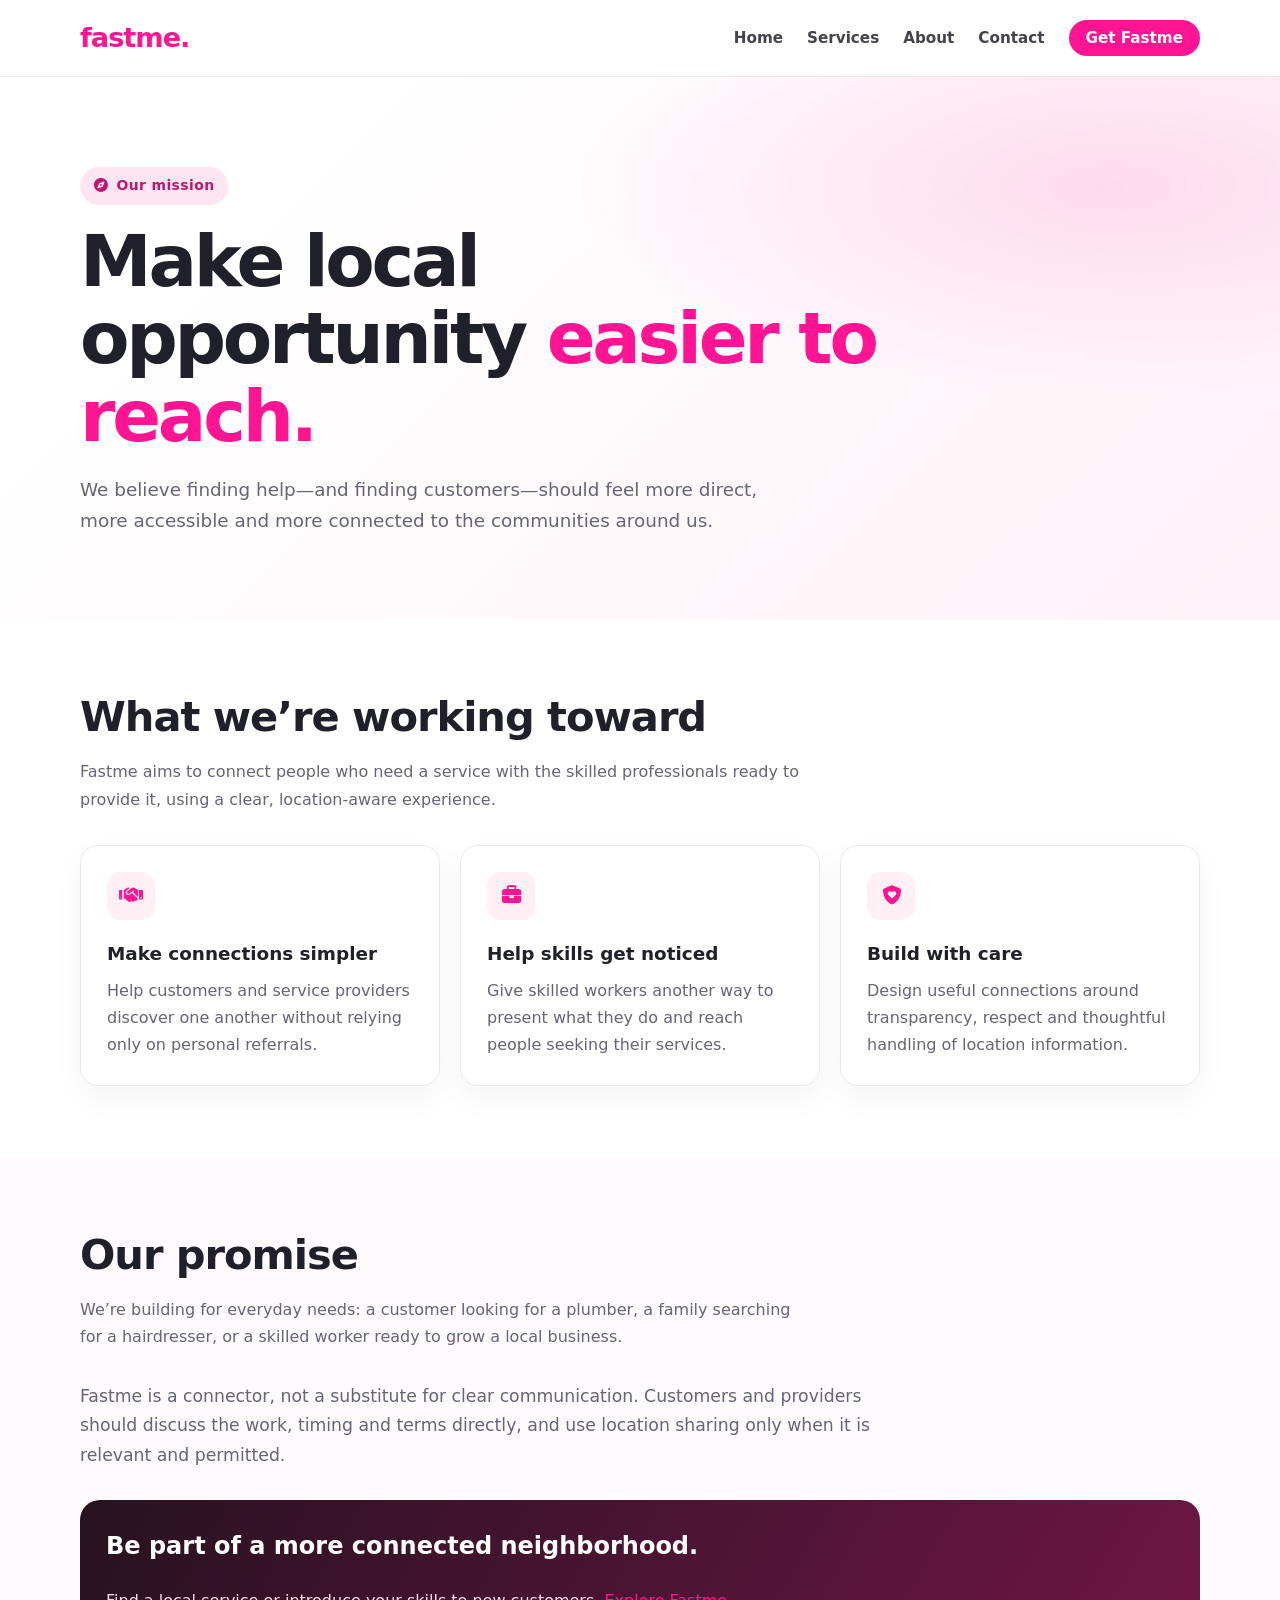
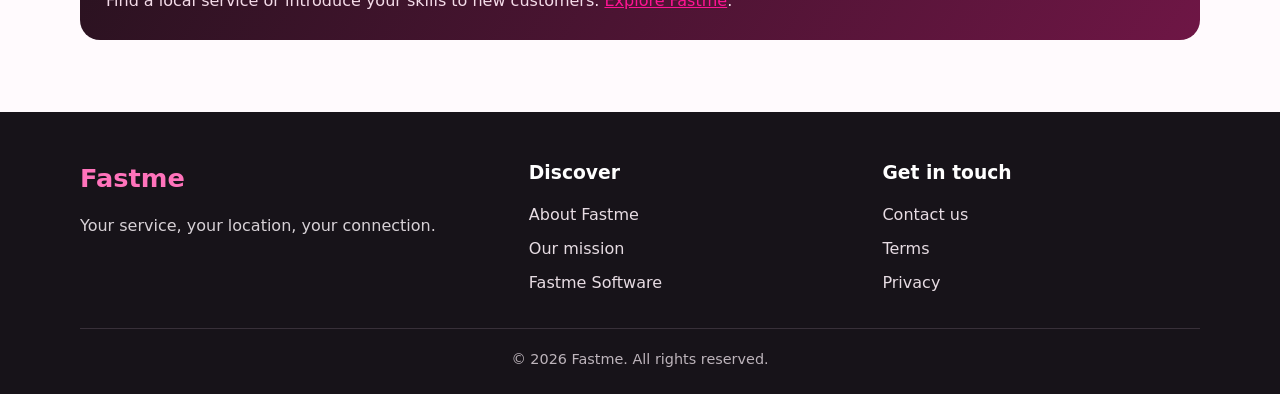
<file: mission.html>
<!DOCTYPE html>
<html lang="en">
<head>
    <meta charset="UTF-8">
    <meta name="viewport" content="width=device-width, initial-scale=1.0">
    <meta name="description" content="Discover the Fastme mission: helping customers and skilled local professionals connect more easily.">
    <title>Our Mission | Fastme</title>
    <link rel="stylesheet" href="https://cdnjs.cloudflare.com/ajax/libs/font-awesome/6.5.0/css/all.min.css">
    <link rel="stylesheet" href="pages.css">
</head>
<body>
    <header class="site-header">
        <nav class="site-nav page-container" aria-label="Main navigation">
            <a class="site-brand" href="index.html">fastme.</a>
            <ul class="site-links">
                <li><a href="index.html">Home</a></li>
                <li><a href="index.html#services">Services</a></li>
                <li><a href="about.html">About</a></li>
                <li><a href="contact.html">Contact</a></li>
                <li><a class="site-cta" href="https://play.google.com/store/apps/details?id=com.fastme.app" target="_blank" rel="noopener noreferrer">Get Fastme</a></li>
            </ul>
        </nav>
    </header>
    <main>
        <section class="page-hero">
            <div class="page-container">
                <span class="eyebrow"><i class="fa-solid fa-compass"></i> Our mission</span>
                <h1>Make local opportunity <span>easier to reach.</span></h1>
                <p>We believe finding help—and finding customers—should feel more direct, more accessible and more connected to the communities around us.</p>
            </div>
        </section>
        <section class="page-section page-section-white">
            <div class="page-container">
                <div class="section-heading">
                    <h2>What we’re working toward</h2>
                    <p>Fastme aims to connect people who need a service with the skilled professionals ready to provide it, using a clear, location-aware experience.</p>
                </div>
                <div class="card-grid">
                    <article class="info-card">
                        <div class="card-icon"><i class="fa-solid fa-handshake"></i></div>
                        <h3>Make connections simpler</h3>
                        <p>Help customers and service providers discover one another without relying only on personal referrals.</p>
                    </article>
                    <article class="info-card">
                        <div class="card-icon"><i class="fa-solid fa-briefcase"></i></div>
                        <h3>Help skills get noticed</h3>
                        <p>Give skilled workers another way to present what they do and reach people seeking their services.</p>
                    </article>
                    <article class="info-card">
                        <div class="card-icon"><i class="fa-solid fa-shield-heart"></i></div>
                        <h3>Build with care</h3>
                        <p>Design useful connections around transparency, respect and thoughtful handling of location information.</p>
                    </article>
                </div>
            </div>
        </section>
        <section class="page-section">
            <div class="page-container">
                <div class="section-heading">
                    <h2>Our promise</h2>
                    <p>We’re building for everyday needs: a customer looking for a plumber, a family searching for a hairdresser, or a skilled worker ready to grow a local business.</p>
                </div>
                <p class="page-copy">Fastme is a connector, not a substitute for clear communication. Customers and providers should discuss the work, timing and terms directly, and use location sharing only when it is relevant and permitted.</p>
                <div class="callout">
                    <h2>Be part of a more connected neighborhood.</h2>
                    <p>Find a local service or introduce your skills to new customers. <a href="index.html">Explore Fastme</a>.</p>
                </div>
            </div>
        </section>
    </main>
    <footer class="page-footer">
        <div class="page-container">
            <div class="footer-grid">
                <div><h2>Fastme</h2><p>Your service, your location, your connection.</p></div>
                <div><h3>Discover</h3><ul><li><a href="about.html">About Fastme</a></li><li><a href="mission.html">Our mission</a></li><li><a href="fastme-software.html">Fastme Software</a></li></ul></div>
                <div><h3>Get in touch</h3><ul><li><a href="contact.html">Contact us</a></li><li><a href="terms.html">Terms</a></li><li><a href="policy.html">Privacy</a></li></ul></div>
            </div>
            <div class="footer-legal">© 2026 Fastme. All rights reserved.</div>
        </div>
    </footer>
</body>
</html>
</file>
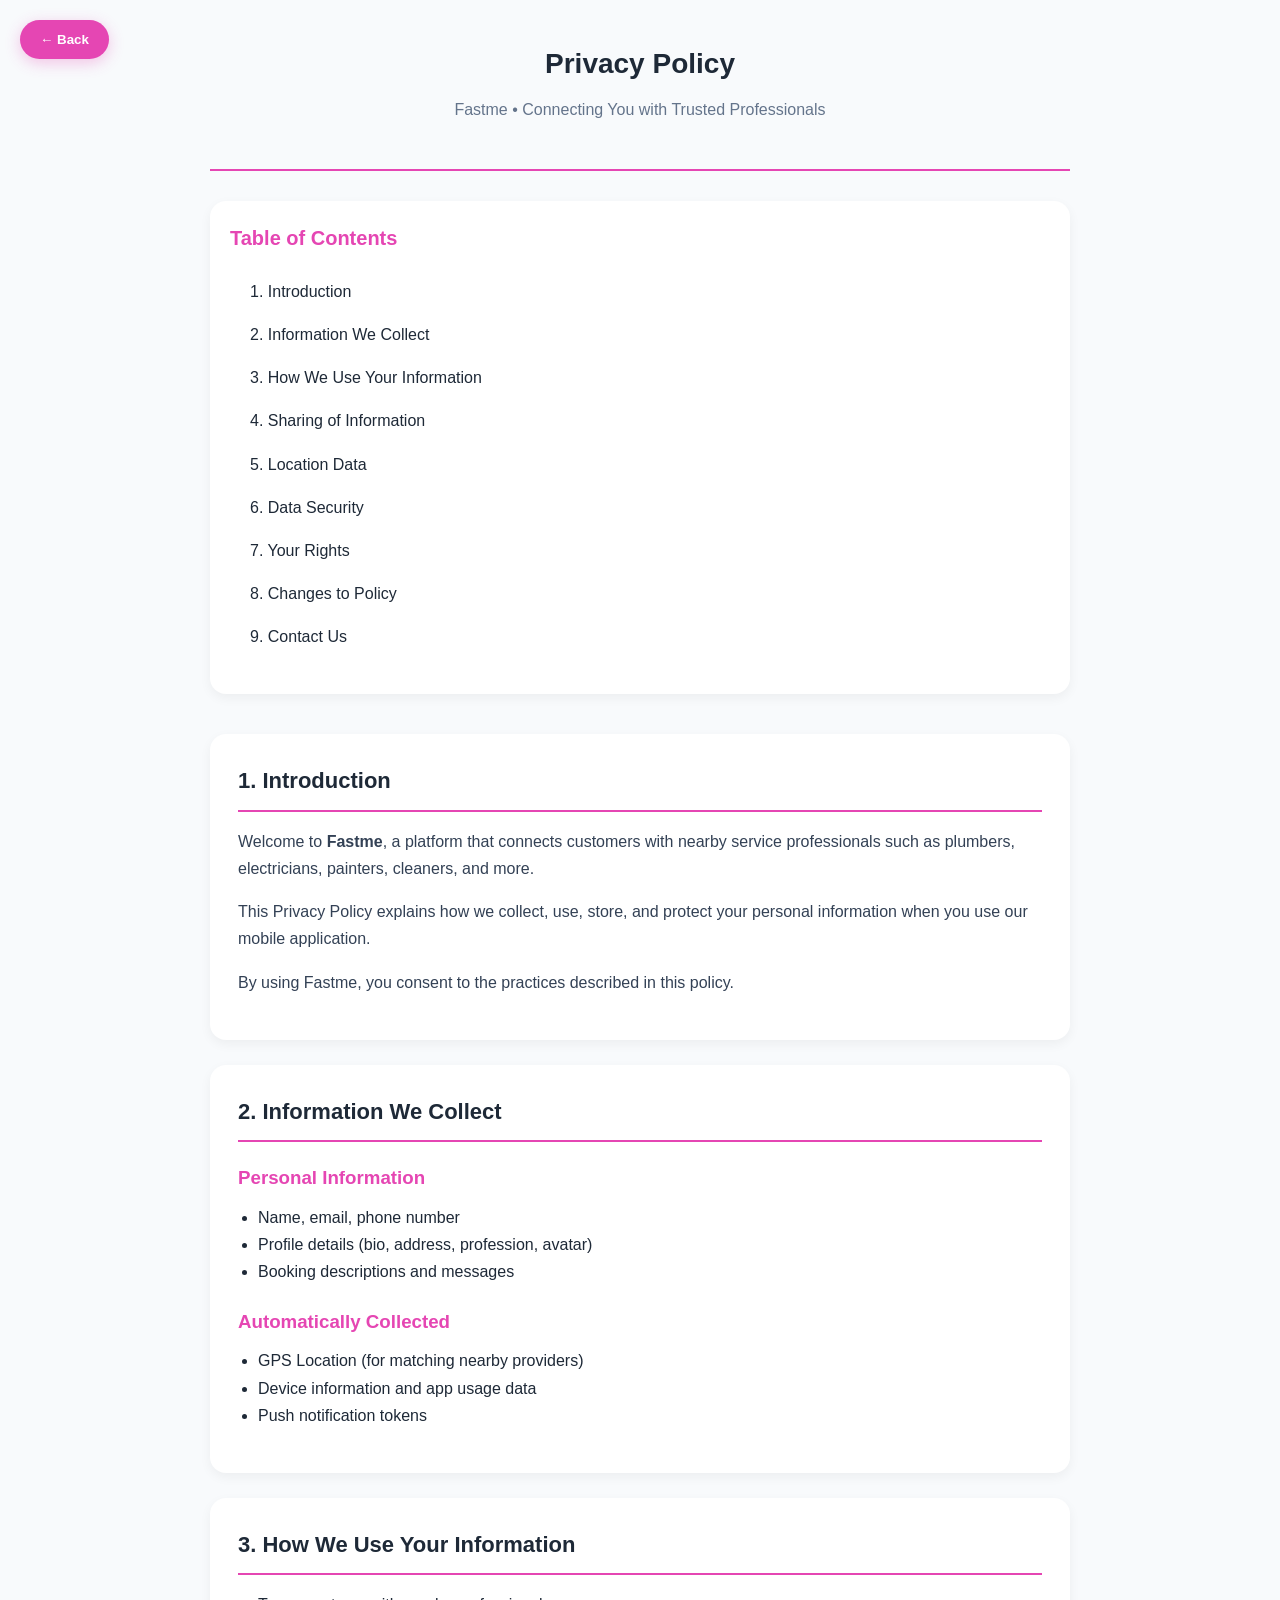
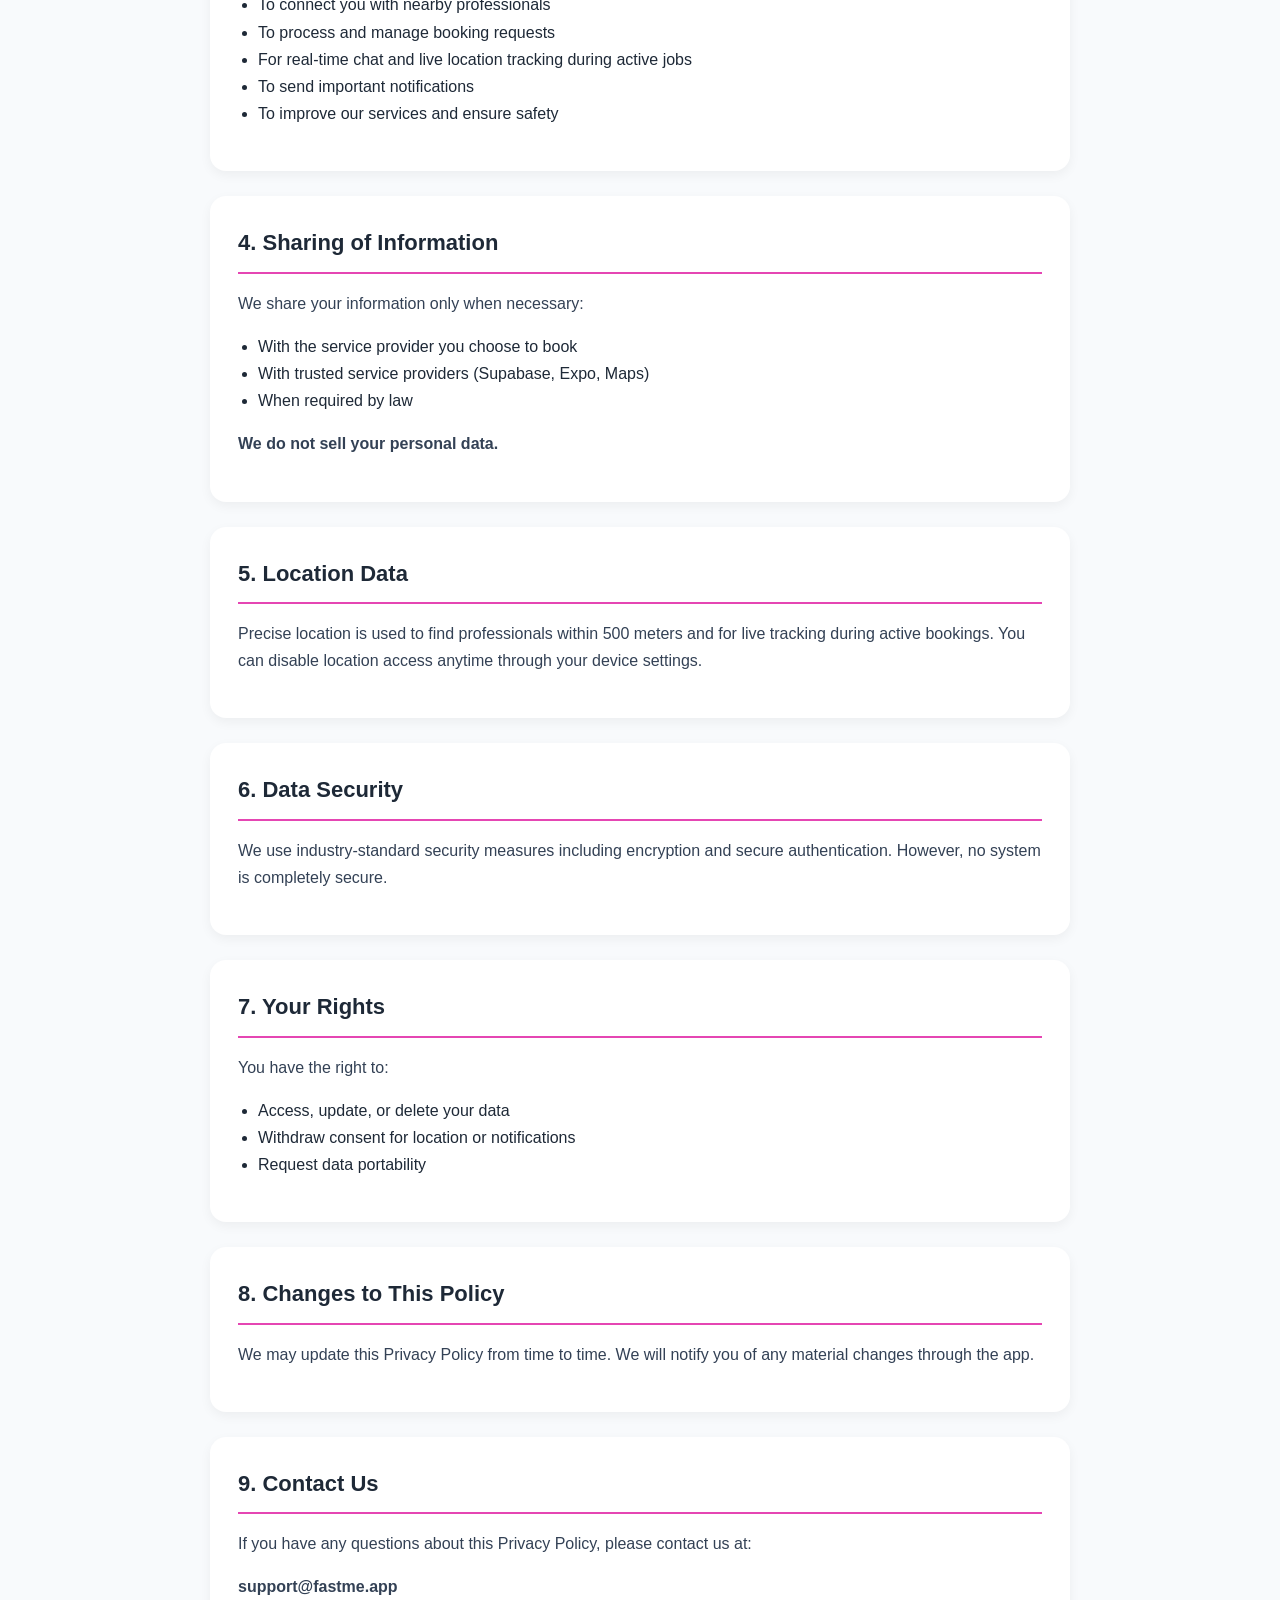
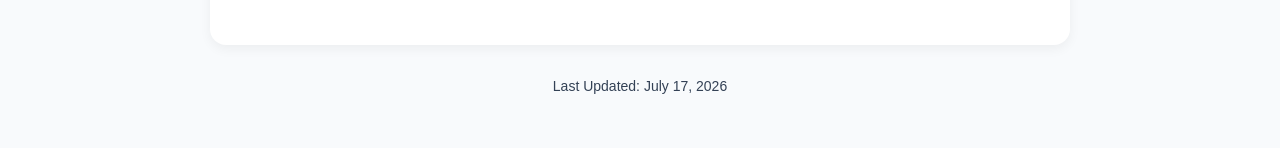
<file: policy.html>
<!DOCTYPE html>
<html lang="en">
<head>
  <meta charset="UTF-8">
  <meta name="viewport" content="width=device-width, initial-scale=1.0">
  <title>Privacy Policy - Fastme</title>
  <style>
    * {
      margin: 0;
      padding: 0;
      box-sizing: border-box;
    }

    body {
      font-family: -apple-system, BlinkMacSystemFont, 'Segoe UI', Roboto, Oxygen, Ubuntu, sans-serif;
      background-color: #f8fafc;
      color: #1e2937;
      line-height: 1.7;
      padding: 20px;
      max-width: 900px;
      margin: 0 auto;
    }

    .header {
      text-align: center;
      padding: 20px 0 30px;
      border-bottom: 2px solid #e546b3;
      margin-bottom: 30px;
    }

    .header h1 {
      color: #1e2937;
      font-size: 28px;
      margin-bottom: 8px;
    }

    .header p {
      color: #64748b;
      font-size: 16px;
    }

    .toc {
      background: white;
      padding: 20px;
      border-radius: 16px;
      box-shadow: 0 4px 12px rgba(0,0,0,0.05);
      margin-bottom: 40px;
    }

    .toc h2 {
      color: #e546b3;
      margin-bottom: 15px;
      font-size: 20px;
    }

    .toc ul {
      list-style: none;
    }

    .toc a {
      color: #1e2937;
      text-decoration: none;
      display: block;
      padding: 8px 0;
      transition: all 0.3s;
    }

    .toc a:hover {
      color: #e546b3;
      padding-left: 10px;
    }

    .section {
      background: white;
      padding: 28px;
      margin-bottom: 25px;
      border-radius: 16px;
      box-shadow: 0 4px 12px rgba(0,0,0,0.05);
    }

    .section h2 {
      color: #1e2937;
      margin-bottom: 16px;
      font-size: 22px;
      border-bottom: 2px solid #e546b3;
      padding-bottom: 10px;
    }

    .section h3 {
      color: #e546b3;
      margin: 20px 0 10px;
    }

    p {
      margin-bottom: 16px;
      color: #334155;
    }

    ul {
      padding-left: 20px;
      margin-bottom: 16px;
    }

    .last-updated {
      text-align: center;
      color: #64748b;
      font-size: 14px;
      margin: 30px 0;
    }

    .back-btn {
      position: fixed;
      top: 20px;
      left: 20px;
      background: #e546b3;
      color: white;
      border: none;
      padding: 12px 20px;
      border-radius: 50px;
      font-weight: 600;
      box-shadow: 0 4px 15px rgba(229, 70, 179, 0.3);
      cursor: pointer;
      z-index: 1000;
    }

    @media (max-width: 768px) {
      body {
        padding: 15px;
      }
      .section {
        padding: 20px;
      }
    }
  </style>
</head>
<body>

  <button class="back-btn" onclick="window.history.back()">← Back</button>

  <div class="header">
    <h1>Privacy Policy</h1>
    <p>Fastme • Connecting You with Trusted Professionals</p>
  </div>

  <div class="toc">
    <h2>Table of Contents</h2>
    <ul>
      <li><a href="#intro">1. Introduction</a></li>
      <li><a href="#info">2. Information We Collect</a></li>
      <li><a href="#usage">3. How We Use Your Information</a></li>
      <li><a href="#sharing">4. Sharing of Information</a></li>
      <li><a href="#location">5. Location Data</a></li>
      <li><a href="#security">6. Data Security</a></li>
      <li><a href="#rights">7. Your Rights</a></li>
      <li><a href="#changes">8. Changes to Policy</a></li>
      <li><a href="#contact">9. Contact Us</a></li>
    </ul>
  </div>

  <div id="intro" class="section">
    <h2>1. Introduction</h2>
    <p>Welcome to <strong>Fastme</strong>, a platform that connects customers with nearby service professionals such as plumbers, electricians, painters, cleaners, and more.</p>
    <p>This Privacy Policy explains how we collect, use, store, and protect your personal information when you use our mobile application.</p>
    <p>By using Fastme, you consent to the practices described in this policy.</p>
  </div>

  <div id="info" class="section">
    <h2>2. Information We Collect</h2>
    <h3>Personal Information</h3>
    <ul>
      <li>Name, email, phone number</li>
      <li>Profile details (bio, address, profession, avatar)</li>
      <li>Booking descriptions and messages</li>
    </ul>
    <h3>Automatically Collected</h3>
    <ul>
      <li>GPS Location (for matching nearby providers)</li>
      <li>Device information and app usage data</li>
      <li>Push notification tokens</li>
    </ul>
  </div>

  <div id="usage" class="section">
    <h2>3. How We Use Your Information</h2>
    <ul>
      <li>To connect you with nearby professionals</li>
      <li>To process and manage booking requests</li>
      <li>For real-time chat and live location tracking during active jobs</li>
      <li>To send important notifications</li>
      <li>To improve our services and ensure safety</li>
    </ul>
  </div>

  <div id="sharing" class="section">
    <h2>4. Sharing of Information</h2>
    <p>We share your information only when necessary:</p>
    <ul>
      <li>With the service provider you choose to book</li>
      <li>With trusted service providers (Supabase, Expo, Maps)</li>
      <li>When required by law</li>
    </ul>
    <p><strong>We do not sell your personal data.</strong></p>
  </div>

  <div id="location" class="section">
    <h2>5. Location Data</h2>
    <p>Precise location is used to find professionals within 500 meters and for live tracking during active bookings. You can disable location access anytime through your device settings.</p>
  </div>

  <div id="security" class="section">
    <h2>6. Data Security</h2>
    <p>We use industry-standard security measures including encryption and secure authentication. However, no system is completely secure.</p>
  </div>

  <div id="rights" class="section">
    <h2>7. Your Rights</h2>
    <p>You have the right to:</p>
    <ul>
      <li>Access, update, or delete your data</li>
      <li>Withdraw consent for location or notifications</li>
      <li>Request data portability</li>
    </ul>
  </div>

  <div id="changes" class="section">
    <h2>8. Changes to This Policy</h2>
    <p>We may update this Privacy Policy from time to time. We will notify you of any material changes through the app.</p>
  </div>

  <div id="contact" class="section">
    <h2>9. Contact Us</h2>
    <p>If you have any questions about this Privacy Policy, please contact us at:</p>
    <p><strong>support@fastme.app</strong></p>
  </div>

  <div class="last-updated">
    <p>Last Updated: July 17, 2026</p>
  </div>

  <script>
    // Smooth scrolling for table of contents
    document.querySelectorAll('a[href^="#"]').forEach(anchor => {
      anchor.addEventListener('click', function(e) {
        e.preventDefault();
        const target = document.querySelector(this.getAttribute('href'));
        if (target) {
          target.scrollIntoView({
            behavior: 'smooth',
            block: 'start'
          });
        }
      });
    });

    // Add active class on scroll
    window.addEventListener('scroll', () => {
      let current = '';
      document.querySelectorAll('.section').forEach(section => {
        const sectionTop = section.offsetTop;
        if (scrollY >= sectionTop - 100) {
          current = section.getAttribute('id');
        }
      });

      document.querySelectorAll('.toc a').forEach(link => {
        link.classList.remove('active');
        if (link.getAttribute('href') === `#${current}`) {
          link.classList.add('active');
        }
      });
    });
  </script>

</body>
</html>
</file>
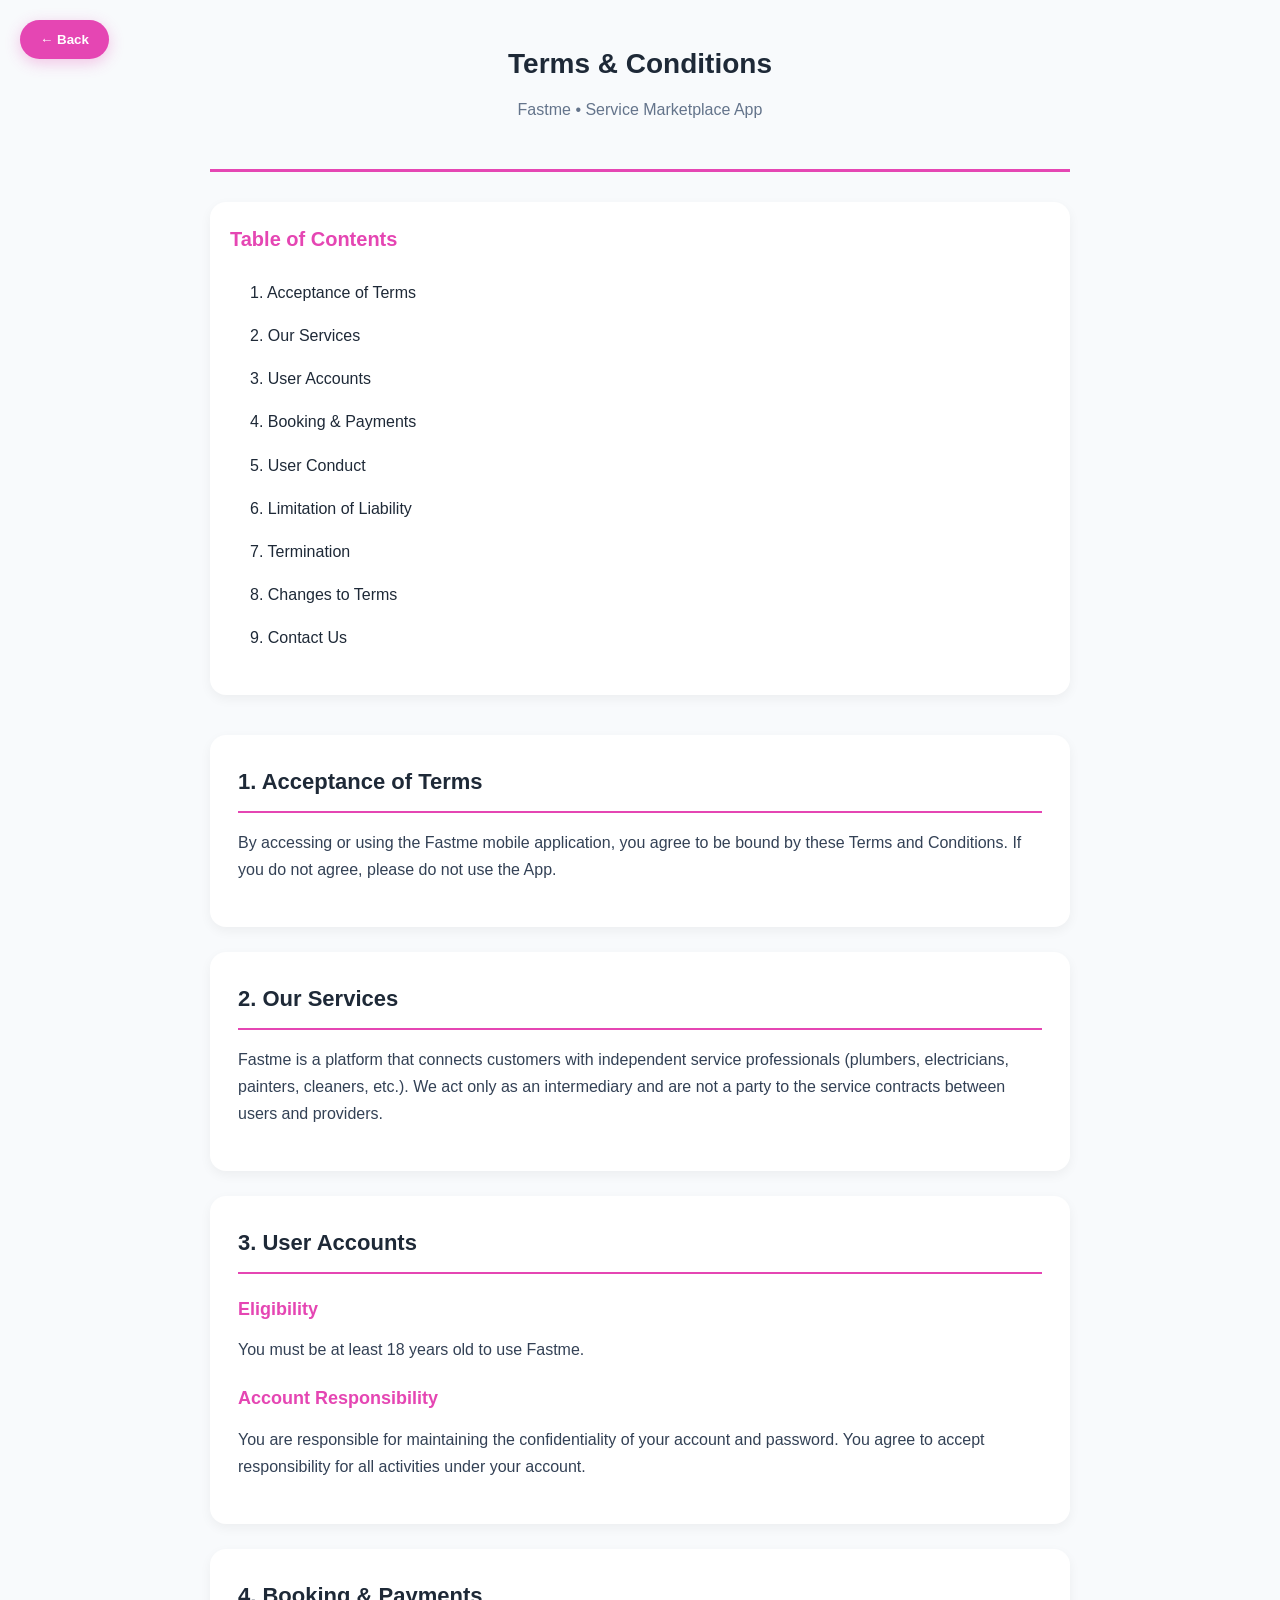
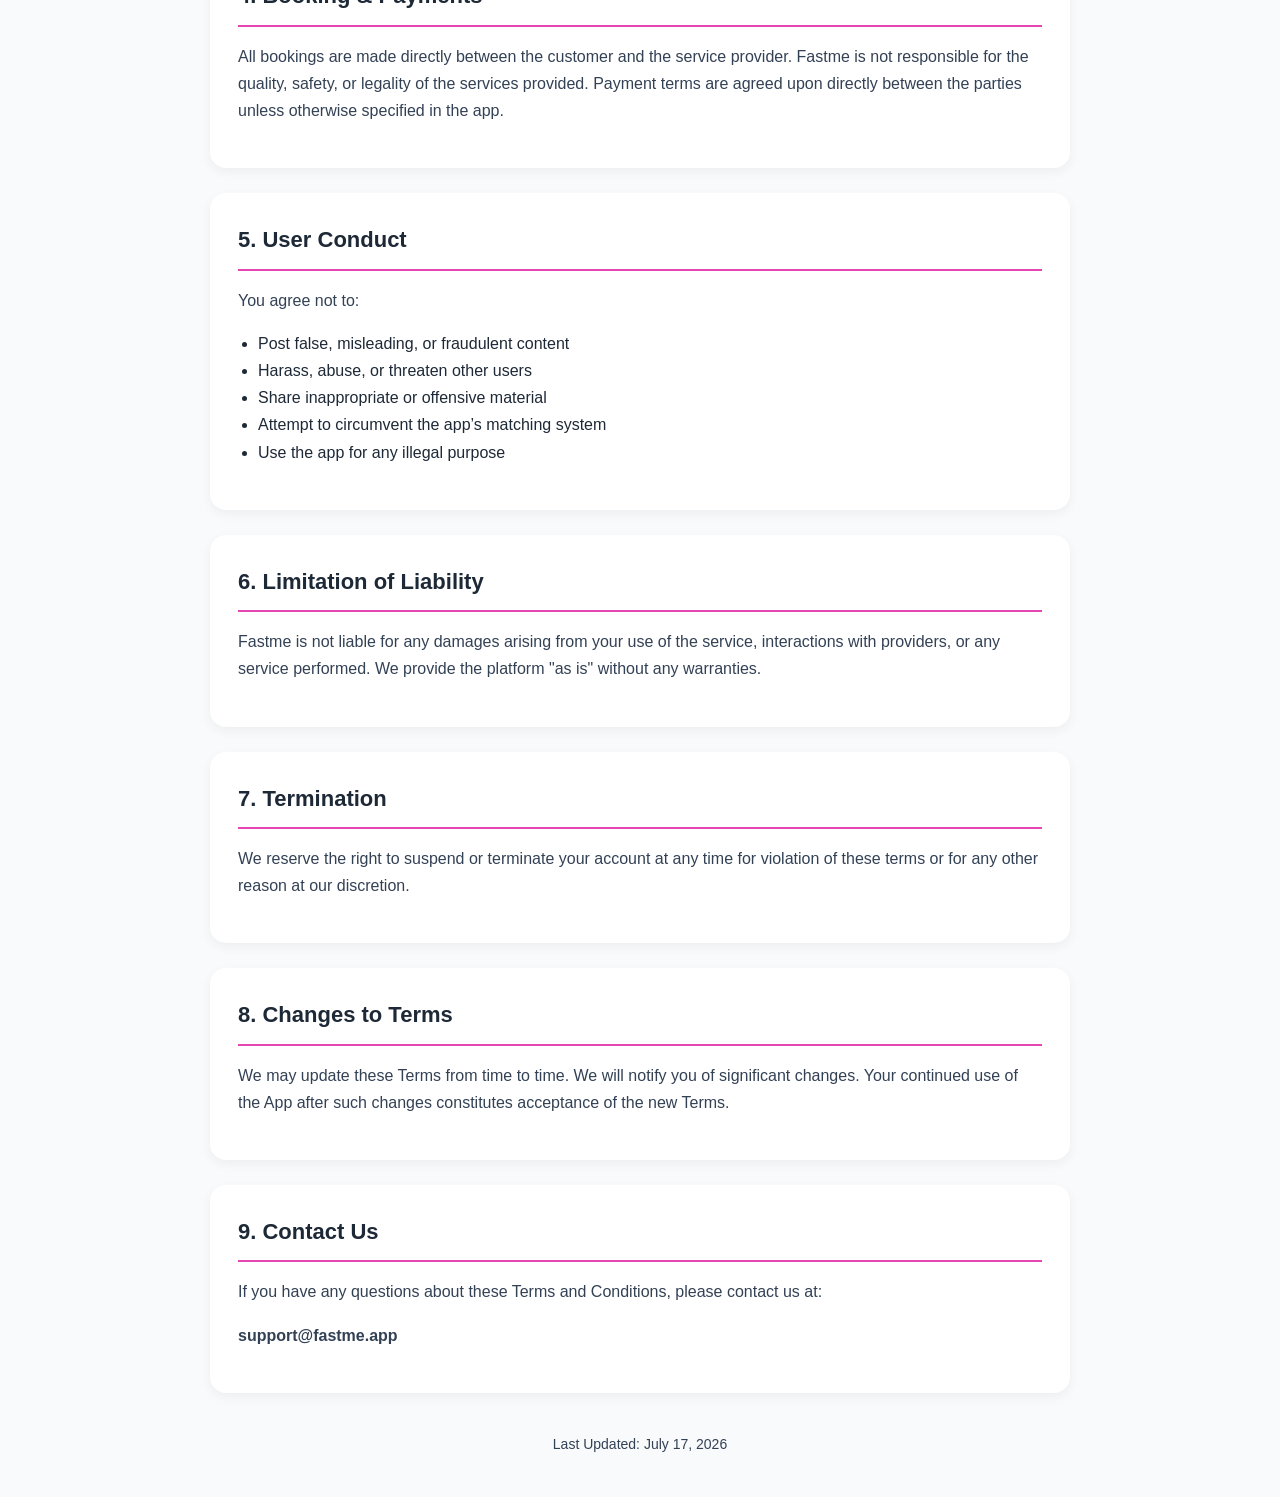
<file: terms.html>
<!DOCTYPE html>
<html lang="en">
<head>
  <meta charset="UTF-8">
  <meta name="viewport" content="width=device-width, initial-scale=1.0">
  <title>Terms & Conditions - Fastme</title>
  <style>
    * {
      margin: 0;
      padding: 0;
      box-sizing: border-box;
    }

    body {
      font-family: -apple-system, BlinkMacSystemFont, 'Segoe UI', Roboto, Oxygen, Ubuntu, sans-serif;
      background-color: #f8fafc;
      color: #1e2937;
      line-height: 1.7;
      padding: 20px;
      max-width: 900px;
      margin: 0 auto;
    }

    .header {
      text-align: center;
      padding: 20px 0 30px;
      border-bottom: 3px solid #e546b3;
      margin-bottom: 30px;
    }

    .header h1 {
      color: #1e2937;
      font-size: 28px;
      margin-bottom: 8px;
    }

    .header p {
      color: #64748b;
      font-size: 16px;
    }

    .toc {
      background: white;
      padding: 20px;
      border-radius: 16px;
      box-shadow: 0 4px 12px rgba(0,0,0,0.05);
      margin-bottom: 40px;
    }

    .toc h2 {
      color: #e546b3;
      margin-bottom: 15px;
      font-size: 20px;
    }

    .toc ul {
      list-style: none;
    }

    .toc a {
      color: #1e2937;
      text-decoration: none;
      display: block;
      padding: 8px 0;
      transition: all 0.3s;
    }

    .toc a:hover {
      color: #e546b3;
      padding-left: 10px;
    }

    .section {
      background: white;
      padding: 28px;
      margin-bottom: 25px;
      border-radius: 16px;
      box-shadow: 0 4px 12px rgba(0,0,0,0.05);
    }

    .section h2 {
      color: #1e2937;
      margin-bottom: 16px;
      font-size: 22px;
      border-bottom: 2px solid #e546b3;
      padding-bottom: 10px;
    }

    .section h3 {
      color: #e546b3;
      margin: 20px 0 12px;
      font-size: 18px;
    }

    p {
      margin-bottom: 16px;
      color: #334155;
    }

    ul {
      padding-left: 20px;
      margin-bottom: 16px;
    }

    .last-updated {
      text-align: center;
      color: #64748b;
      font-size: 14px;
      margin: 40px 0 20px;
    }

    .back-btn {
      position: fixed;
      top: 20px;
      left: 20px;
      background: #e546b3;
      color: white;
      border: none;
      padding: 12px 20px;
      border-radius: 50px;
      font-weight: 600;
      box-shadow: 0 4px 15px rgba(229, 70, 179, 0.3);
      cursor: pointer;
      z-index: 1000;
    }

    @media (max-width: 768px) {
      body { padding: 15px; }
      .section { padding: 20px; }
    }
  </style>
</head>
<body>

  <button class="back-btn" onclick="window.history.back()">← Back</button>

  <div class="header">
    <h1>Terms &amp; Conditions</h1>
    <p>Fastme • Service Marketplace App</p>
  </div>

  <div class="toc">
    <h2>Table of Contents</h2>
    <ul>
      <li><a href="#accept">1. Acceptance of Terms</a></li>
      <li><a href="#services">2. Our Services</a></li>
      <li><a href="#user">3. User Accounts</a></li>
      <li><a href="#booking">4. Booking &amp; Payments</a></li>
      <li><a href="#conduct">5. User Conduct</a></li>
      <li><a href="#liability">6. Limitation of Liability</a></li>
      <li><a href="#termination">7. Termination</a></li>
      <li><a href="#changes">8. Changes to Terms</a></li>
      <li><a href="#contact">9. Contact Us</a></li>
    </ul>
  </div>

  <div id="accept" class="section">
    <h2>1. Acceptance of Terms</h2>
    <p>By accessing or using the Fastme mobile application, you agree to be bound by these Terms and Conditions. If you do not agree, please do not use the App.</p>
  </div>

  <div id="services" class="section">
    <h2>2. Our Services</h2>
    <p>Fastme is a platform that connects customers with independent service professionals (plumbers, electricians, painters, cleaners, etc.). We act only as an intermediary and are not a party to the service contracts between users and providers.</p>
  </div>

  <div id="user" class="section">
    <h2>3. User Accounts</h2>
    <h3>Eligibility</h3>
    <p>You must be at least 18 years old to use Fastme.</p>
    
    <h3>Account Responsibility</h3>
    <p>You are responsible for maintaining the confidentiality of your account and password. You agree to accept responsibility for all activities under your account.</p>
  </div>

  <div id="booking" class="section">
    <h2>4. Booking &amp; Payments</h2>
    <p>All bookings are made directly between the customer and the service provider. Fastme is not responsible for the quality, safety, or legality of the services provided. Payment terms are agreed upon directly between the parties unless otherwise specified in the app.</p>
  </div>

  <div id="conduct" class="section">
    <h2>5. User Conduct</h2>
    <p>You agree not to:</p>
    <ul>
      <li>Post false, misleading, or fraudulent content</li>
      <li>Harass, abuse, or threaten other users</li>
      <li>Share inappropriate or offensive material</li>
      <li>Attempt to circumvent the app’s matching system</li>
      <li>Use the app for any illegal purpose</li>
    </ul>
  </div>

  <div id="liability" class="section">
    <h2>6. Limitation of Liability</h2>
    <p>Fastme is not liable for any damages arising from your use of the service, interactions with providers, or any service performed. We provide the platform "as is" without any warranties.</p>
  </div>

  <div id="termination" class="section">
    <h2>7. Termination</h2>
    <p>We reserve the right to suspend or terminate your account at any time for violation of these terms or for any other reason at our discretion.</p>
  </div>

  <div id="changes" class="section">
    <h2>8. Changes to Terms</h2>
    <p>We may update these Terms from time to time. We will notify you of significant changes. Your continued use of the App after such changes constitutes acceptance of the new Terms.</p>
  </div>

  <div id="contact" class="section">
    <h2>9. Contact Us</h2>
    <p>If you have any questions about these Terms and Conditions, please contact us at:</p>
    <p><strong>support@fastme.app</strong></p>
  </div>

  <div class="last-updated">
    <p>Last Updated: July 17, 2026</p>
  </div>

  <script>
    // Smooth scrolling
    document.querySelectorAll('a[href^="#"]').forEach(anchor => {
      anchor.addEventListener('click', function(e) {
        e.preventDefault();
        const target = document.querySelector(this.getAttribute('href'));
        if (target) {
          target.scrollIntoView({
            behavior: 'smooth',
            block: 'start'
          });
        }
      });
    });
  </script>

</body>
</html>
</file>
<file: pages.css>
:root {
    --pink: #ff1493;
    --pink-light: #fff0f6;
    --ink: #20202a;
    --muted: #656575;
    --line: #eee7ec;
    --surface: #fff;
    --page: #fffafd;
}

* {
    box-sizing: border-box;
}

html {
    scroll-behavior: smooth;
}

body {
    margin: 0;
    color: var(--ink);
    background: var(--page);
    font-family: "Segoe UI", system-ui, -apple-system, BlinkMacSystemFont, sans-serif;
    line-height: 1.7;
}

a {
    color: var(--pink);
}

.page-container {
    width: min(1120px, calc(100% - 40px));
    margin: 0 auto;
}

.site-header {
    background: rgba(255, 255, 255, .96);
    border-bottom: 1px solid var(--line);
}

.site-nav {
    min-height: 76px;
    display: flex;
    align-items: center;
    justify-content: space-between;
    gap: 24px;
}

.site-brand {
    color: var(--pink);
    font-size: 1.7rem;
    font-weight: 850;
    letter-spacing: -1px;
    text-decoration: none;
}

.site-links {
    display: flex;
    align-items: center;
    flex-wrap: wrap;
    gap: 24px;
    list-style: none;
    margin: 0;
    padding: 0;
}

.site-links a {
    color: #45434b;
    font-size: .95rem;
    font-weight: 650;
    text-decoration: none;
}

.site-links a:hover {
    color: var(--pink);
}

.site-links .site-cta {
    color: #fff;
    background: var(--pink);
    padding: 9px 17px;
    border-radius: 999px;
}

.page-hero {
    padding: 90px 0 84px;
    background:
        radial-gradient(ellipse at 86% 20%, rgba(255, 20, 147, .13), transparent 34%),
        linear-gradient(135deg, #fff 20%, #fff2f8);
}

.eyebrow {
    display: inline-flex;
    align-items: center;
    gap: 8px;
    margin-bottom: 18px;
    padding: 7px 14px;
    border-radius: 999px;
    color: #bd176f;
    background: #ffe4f1;
    font-size: .87rem;
    font-weight: 750;
    letter-spacing: .03em;
}

.page-hero h1 {
    max-width: 850px;
    margin: 0 0 18px;
    font-size: clamp(2.4rem, 6vw, 4.5rem);
    line-height: 1.08;
    letter-spacing: -.045em;
}

.page-hero h1 span {
    color: var(--pink);
}

.page-hero p {
    max-width: 700px;
    margin: 0;
    color: var(--muted);
    font-size: 1.15rem;
}

.page-section {
    padding: 72px 0;
}

.page-section-white {
    background: var(--surface);
}

.section-heading {
    max-width: 720px;
    margin-bottom: 32px;
}

.section-heading h2 {
    margin: 0 0 10px;
    font-size: clamp(1.8rem, 4vw, 2.6rem);
    line-height: 1.2;
    letter-spacing: -.025em;
}

.section-heading p,
.page-copy {
    color: var(--muted);
}

.page-copy {
    max-width: 820px;
    font-size: 1.08rem;
}

.card-grid {
    display: grid;
    grid-template-columns: repeat(auto-fit, minmax(230px, 1fr));
    gap: 20px;
}

.info-card {
    padding: 26px;
    background: var(--surface);
    border: 1px solid var(--line);
    border-radius: 18px;
    box-shadow: 0 12px 32px rgba(37, 17, 29, .045);
}

.info-card .card-icon {
    display: grid;
    width: 48px;
    height: 48px;
    margin-bottom: 18px;
    place-items: center;
    color: var(--pink);
    background: var(--pink-light);
    border-radius: 14px;
    font-size: 1.2rem;
}

.info-card h3 {
    margin: 0 0 8px;
    font-size: 1.15rem;
}

.info-card p {
    margin: 0;
    color: var(--muted);
}

.contact-grid {
    display: grid;
    grid-template-columns: repeat(auto-fit, minmax(250px, 1fr));
    gap: 18px;
}

.contact-card {
    display: block;
    padding: 24px;
    color: inherit;
    text-decoration: none;
    background: #fff;
    border: 1px solid var(--line);
    border-radius: 16px;
}

.contact-card:hover {
    border-color: #f3a5cc;
    box-shadow: 0 12px 30px rgba(255, 20, 147, .08);
}

.contact-card strong {
    display: block;
    margin-bottom: 5px;
}

.contact-card span {
    color: var(--muted);
}

.callout {
    margin-top: 30px;
    padding: 26px;
    color: #fff;
    background: linear-gradient(120deg, #28121f, #6e1645);
    border-radius: 20px;
}

.callout h2,
.callout p {
    margin-top: 0;
}

.callout p {
    margin-bottom: 0;
    color: #f4dce9;
}

.page-footer {
    padding: 45px 0 22px;
    color: #d7d1d6;
    background: #171319;
}

.footer-grid {
    display: grid;
    grid-template-columns: 1.3fr 1fr 1fr;
    gap: 36px;
    padding-bottom: 32px;
}

.page-footer h2,
.page-footer h3 {
    margin: 0 0 12px;
    color: #fff;
}

.page-footer h2 {
    color: #ff73bb;
    font-size: 1.6rem;
}

.page-footer p {
    margin: 0;
}

.page-footer ul {
    display: grid;
    gap: 7px;
    margin: 0;
    padding: 0;
    list-style: none;
}

.page-footer a {
    color: #e7dce3;
    text-decoration: none;
}

.page-footer a:hover {
    color: #ff73bb;
}

.footer-legal {
    padding-top: 18px;
    border-top: 1px solid #383039;
    color: #bdb4bb;
    font-size: .9rem;
    text-align: center;
}

@media (max-width: 720px) {
    .site-nav {
        padding: 14px 0;
        flex-direction: column;
        gap: 10px;
    }

    .site-links {
        justify-content: center;
        gap: 12px 18px;
    }

    .page-hero {
        padding: 68px 0;
    }

    .page-section {
        padding: 54px 0;
    }

    .footer-grid {
        grid-template-columns: 1fr;
        gap: 24px;
    }
}
</file>
<file: delete.css>
*{
    margin:0;
    padding:0;
    box-sizing:border-box;
    font-family:Arial, Helvetica, sans-serif;
}

body{
    background:#f4f6f9;
    color:#333;
    line-height:1.7;
}

.container{
    width:90%;
    max-width:850px;
    margin:50px auto;
}

h1{
    text-align:center;
    color:#0f172a;
    margin-bottom:20px;
}

p{
    margin-bottom:15px;
}

.card{
    background:#fff;
    padding:25px;
    margin:25px 0;
    border-radius:10px;
    box-shadow:0 3px 10px rgba(0,0,0,.08);
}

.card h2{
    color:#1e40af;
    margin-bottom:15px;
}

ol,
ul{
    margin-left:20px;
}

li{
    margin-bottom:10px;
}

.email{
    margin-top:15px;
    font-size:18px;
}

.email a{
    color:#2563eb;
    text-decoration:none;
    font-weight:bold;
}

.email a:hover{
    text-decoration:underline;
}

footer{
    text-align:center;
    margin-top:40px;
    color:#777;
    font-size:14px;
}
</file>
